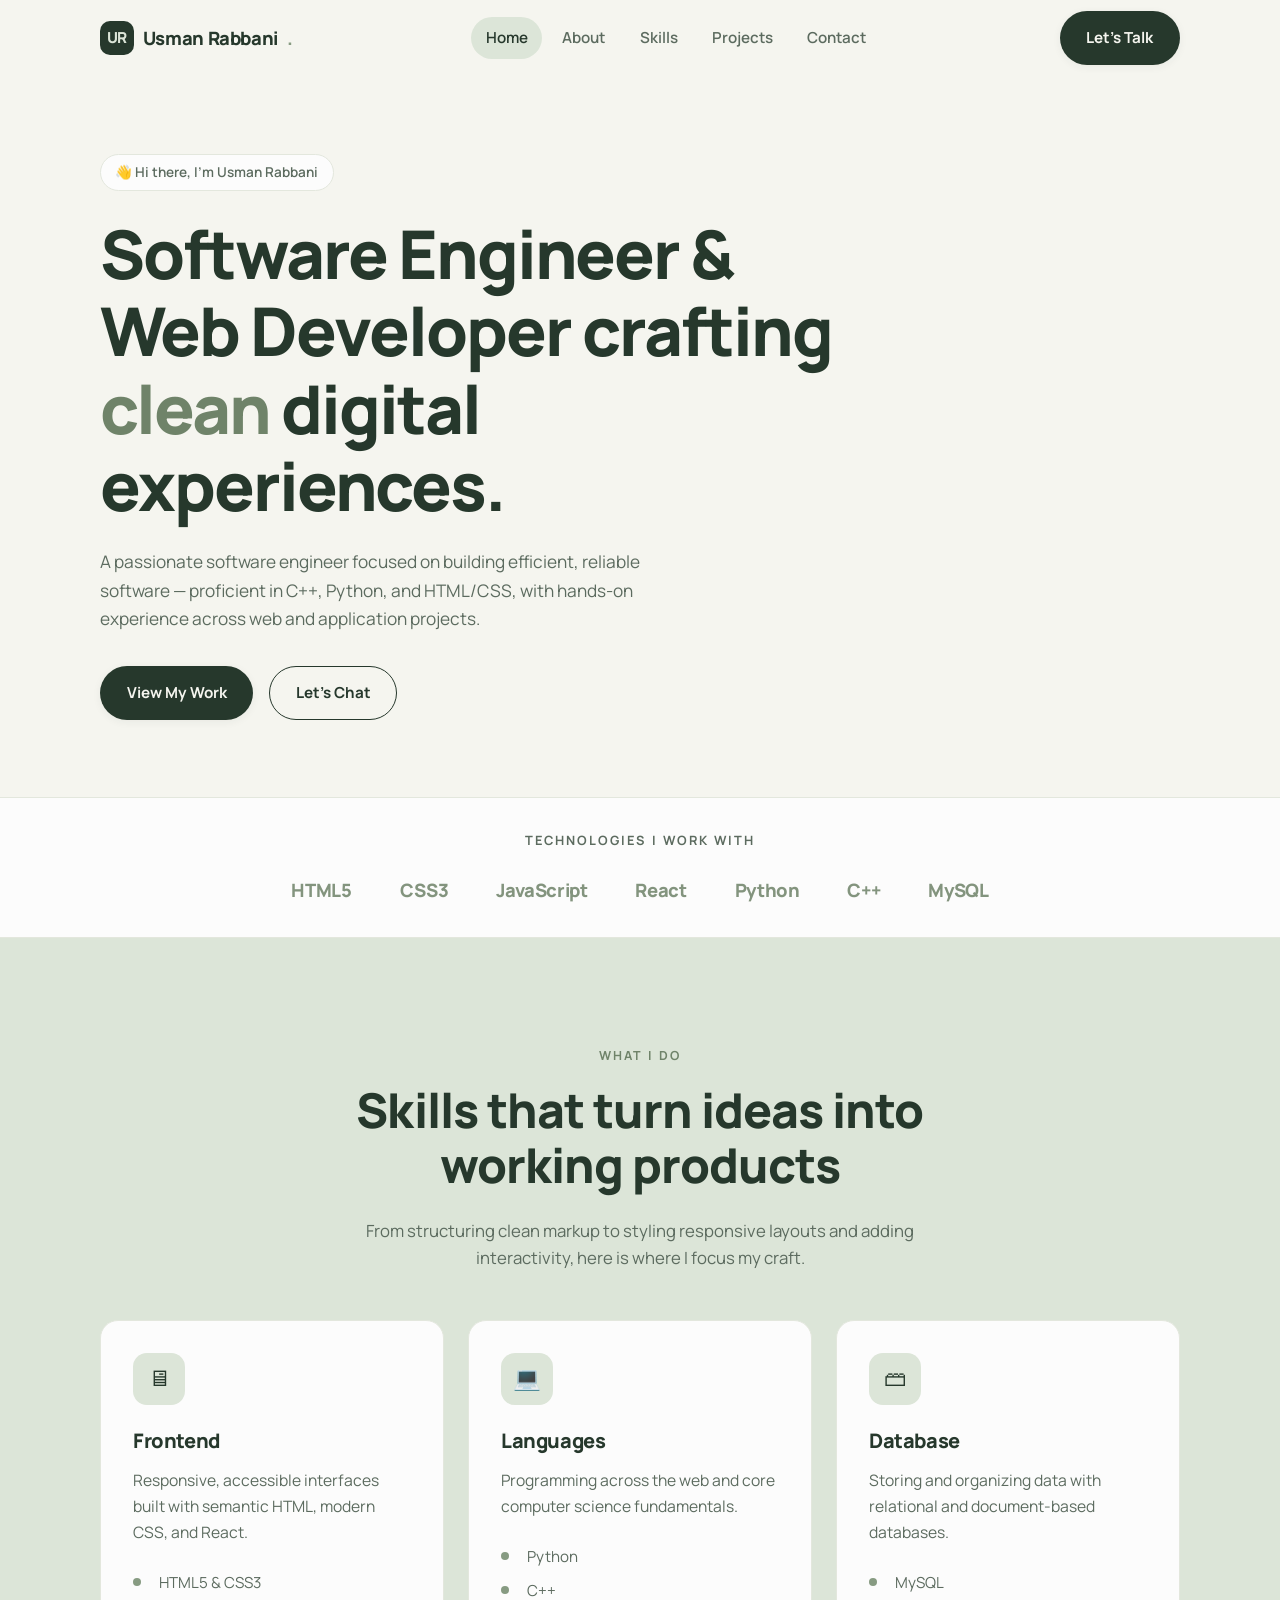
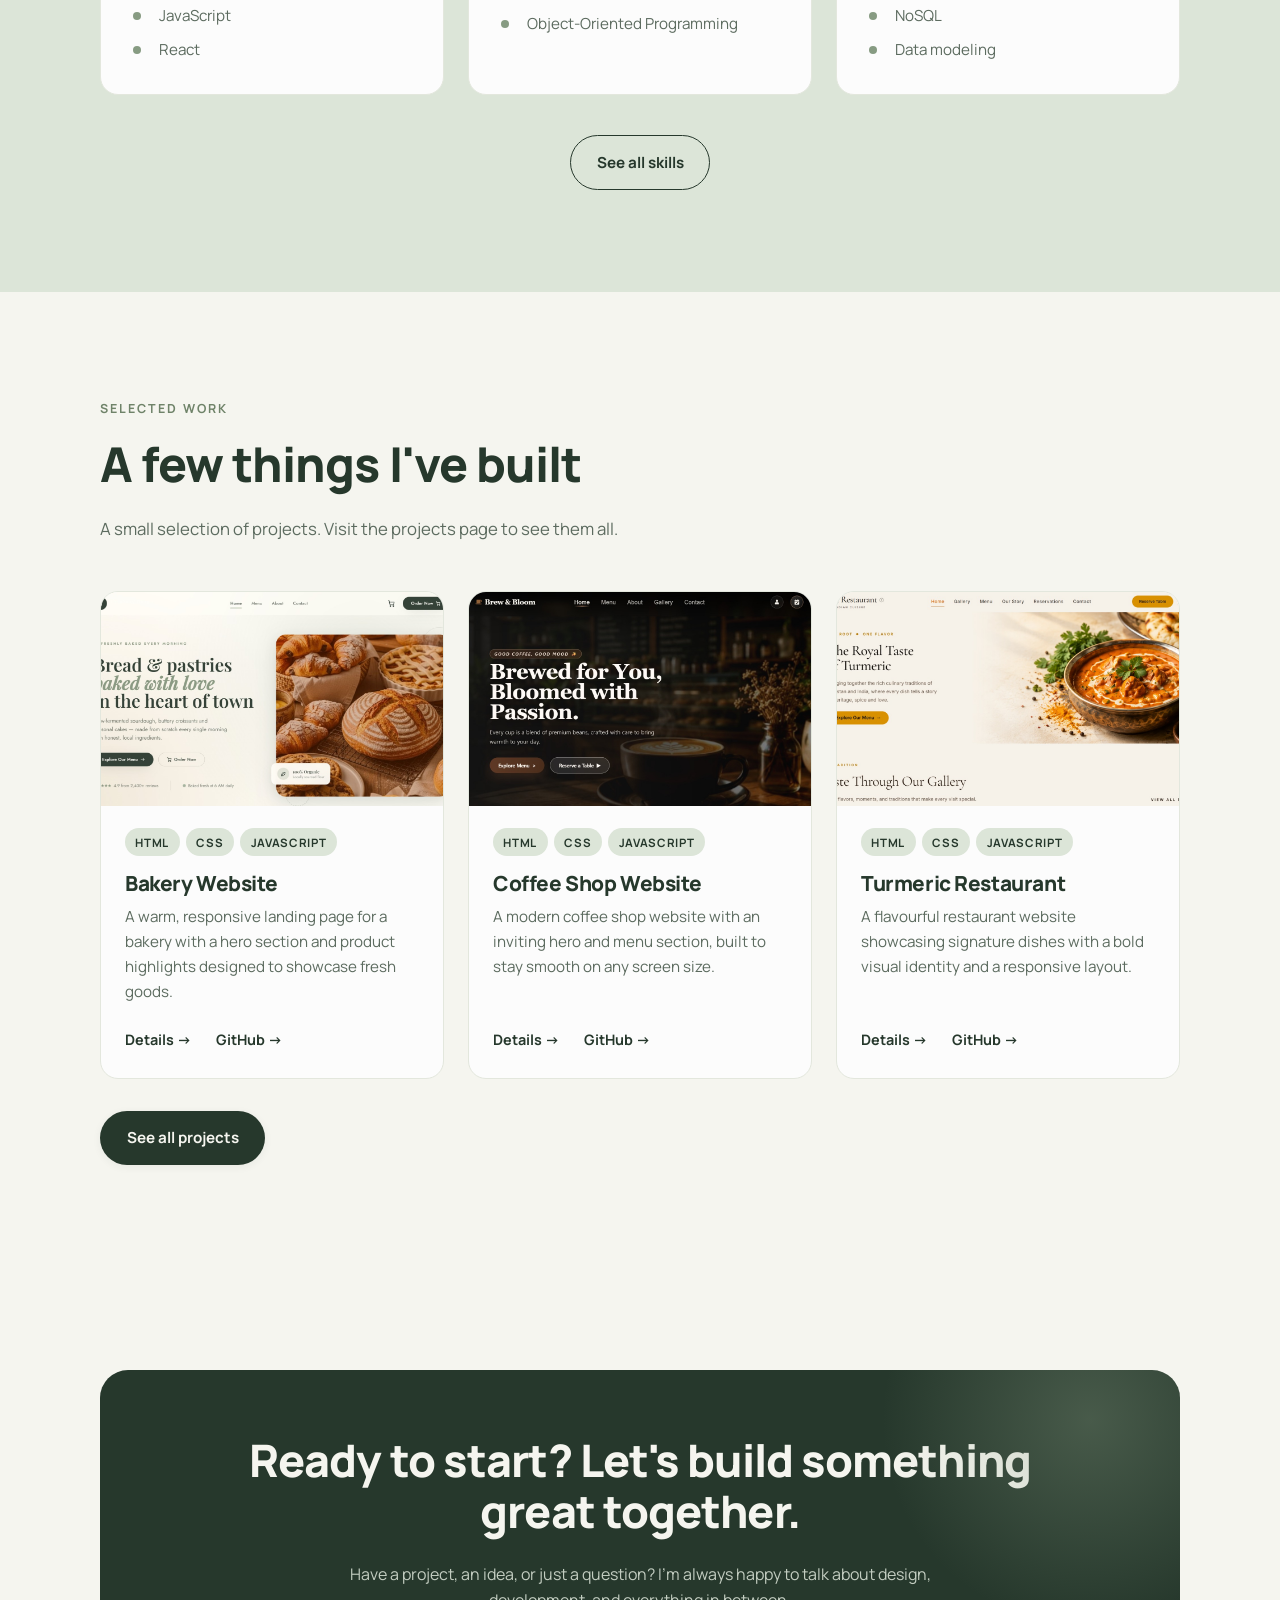
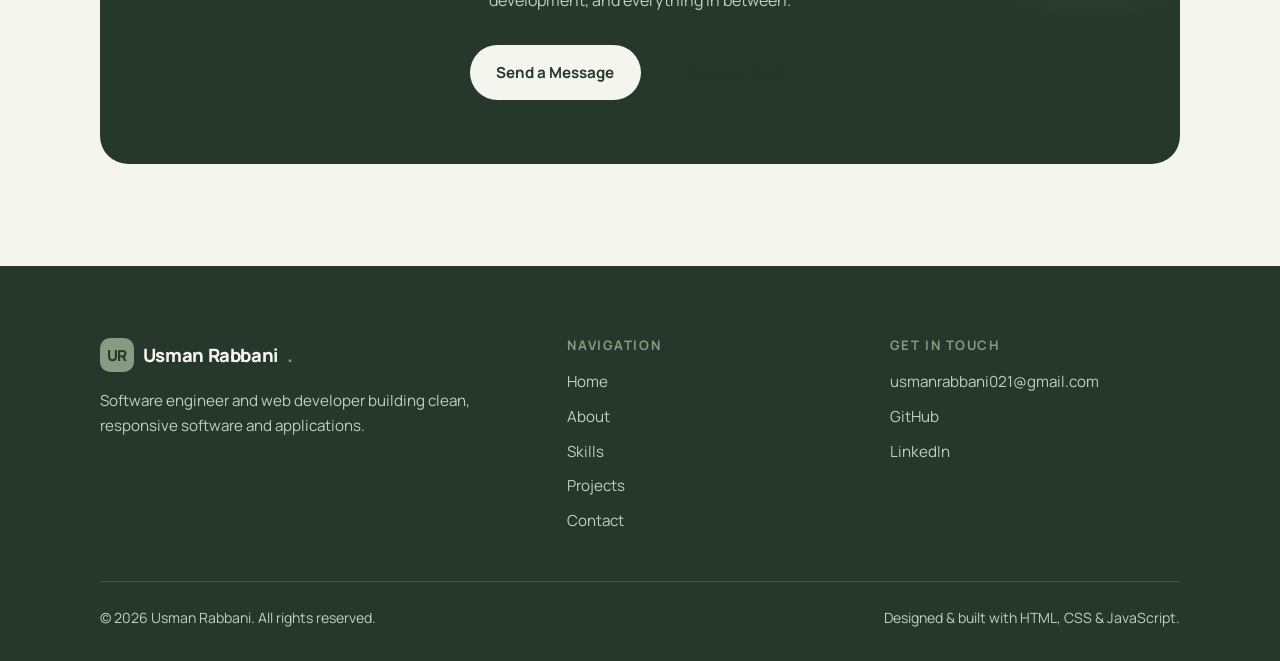
<file: index/index.html>
<!DOCTYPE html>
<html lang="en">
<head>
  <meta charset="UTF-8" />
  <meta name="viewport" content="width=device-width, initial-scale=1.0" />
  <meta name="description" content="Portfolio of Usman Rabbani - software engineer and web developer building clean, responsive websites and applications." />
  <title>Home | Usman Rabbani - Software Engineer &amp; Web Developer</title>
  <link rel="preconnect" href="https://fonts.googleapis.com" />
  <link rel="preconnect" href="https://fonts.gstatic.com" crossorigin />
  <link href="https://fonts.googleapis.com/css2?family=Manrope:wght@400;600;700;800&display=swap" rel="stylesheet" />
  <link rel="stylesheet" href="index.css" />
</head>
<body>

  <!-- ===================== HEADER ===================== -->
  <header class="site-header">
    <div class="container nav">
      <a href="../index/index.html" class="logo">
        <span class="logo__mark">UR</span>
        Usman Rabbani<span class="logo__dot">.</span>
      </a>

      <nav aria-label="Main navigation">
        <ul class="nav__list" id="nav-menu">
          <li><a class="nav__link" data-page href="../index/index.html">Home</a></li>
          <li><a class="nav__link" data-page href="../about/about.html">About</a></li>
          <li><a class="nav__link" data-page href="../skills/skills.html">Skills</a></li>
          <li><a class="nav__link" data-page href="../projects/projects.html">Projects</a></li>
          <li><a class="nav__link" data-page href="../contact/contact.html">Contact</a></li>
        </ul>
      </nav>

      <div class="nav__actions">
        <a href="../contact/contact.html" class="btn btn--primary">Let's Talk</a>
        <button class="nav__toggle" aria-label="Toggle navigation menu" aria-expanded="false" aria-controls="nav-menu">
          <span></span>
        </button>
      </div>
    </div>
  </header>

  <main>
    <!-- ===================== HERO ===================== -->
    <section class="hero">
      <div class="container hero__grid">
        <div class="hero__content">
          <span class="hero__eyebrow">👋 Hi there, I'm Usman Rabbani</span>
          <h1 class="hero__title">Software Engineer &amp; Web Developer crafting <em>clean</em> digital experiences.</h1>
          <p class="hero__text">
            A passionate software engineer focused on building efficient, reliable
            software — proficient in C++, Python, and HTML/CSS, with hands-on experience
            across web and application projects.
          </p>
          <div class="hero__actions">
            <a href="../projects/projects.html" class="btn btn--primary">View My Work</a>
            <a href="../contact/contact.html" class="btn btn--outline">Let's Chat</a>
          </div>
        </div>
      </div>
    </section>

    <!-- ===================== TECH STRIP ===================== -->
    <section class="strip">
      <div class="container">
        <p class="strip__label">Technologies I work with</p>
        <div class="strip__items">
          <span class="strip__item">HTML5</span>
          <span class="strip__item">CSS3</span>
          <span class="strip__item">JavaScript</span>
          <span class="strip__item">React</span>
          <span class="strip__item">Python</span>
          <span class="strip__item">C++</span>
          <span class="strip__item">MySQL</span>
        </div>
      </div>
    </section>

    <!-- ===================== SKILLS PREVIEW ===================== -->
    <section class="section section--tint">
      <div class="container">
        <div class="section-head section-head--center">
          <span class="eyebrow">What I do</span>
          <h2 class="section-title">Skills that turn ideas into working products</h2>
          <p class="section-sub">
            From structuring clean markup to styling responsive layouts and adding
            interactivity, here is where I focus my craft.
          </p>
        </div>

        <div class="grid grid--3">
          <article class="card reveal">
            <div class="card__icon">&#128421;</div>
            <h3 class="card__title">Frontend</h3>
            <p class="card__text">Responsive, accessible interfaces built with semantic HTML, modern CSS, and React.</p>
            <ul class="feature-list">
              <li>HTML5 &amp; CSS3</li>
              <li>JavaScript</li>
              <li>React</li>
            </ul>
          </article>

          <article class="card reveal">
            <div class="card__icon">&#128187;</div>
            <h3 class="card__title">Languages</h3>
            <p class="card__text">Programming across the web and core computer science fundamentals.</p>
            <ul class="feature-list">
              <li>Python</li>
              <li>C++</li>
              <li>Object-Oriented Programming</li>
            </ul>
          </article>

          <article class="card reveal">
            <div class="card__icon">&#128451;</div>
            <h3 class="card__title">Database</h3>
            <p class="card__text">Storing and organizing data with relational and document-based databases.</p>
            <ul class="feature-list">
              <li>MySQL</li>
              <li>NoSQL</li>
              <li>Data modeling</li>
            </ul>
          </article>
        </div>

        <div class="hero__actions" style="justify-content: center; margin-top: 2.5rem;">
          <a href="../skills/skills.html" class="btn btn--outline">See all skills</a>
        </div>
      </div>
    </section>

    <!-- ===================== FEATURED PROJECTS ===================== -->
    <section class="section">
      <div class="container">
        <div class="section-head">
          <span class="eyebrow">Selected work</span>
          <h2 class="section-title">A few things I've built</h2>
          <p class="section-sub">A small selection of projects. Visit the projects page to see them all.</p>
        </div>

        <div class="grid grid--3">
          <article class="project reveal" data-category="web">
            <div class="project__media">
              <img src="../images/bakery%20website.jpeg" alt="Bakery website landing page" width="800" height="500" />
            </div>
            <div class="project__body">
              <div class="tags">
                <span class="tag">HTML</span>
                <span class="tag">CSS</span>
                <span class="tag">JavaScript</span>
              </div>
              <h3 class="project__title">Bakery Website</h3>
              <p class="project__text">A warm, responsive landing page for a bakery with a hero section and product highlights designed to showcase fresh goods.</p>
              <div class="project__links">
                <a class="link-arrow" href="../projects/projects.html">Details &rarr;</a>
                <a class="link-arrow" href="https://github.com/Usman0369" target="_blank" rel="noopener">GitHub &rarr;</a>
              </div>
            </div>
          </article>

          <article class="project reveal" data-category="web">
            <div class="project__media">
              <img src="../images/coffee%20wedsite.jpeg" alt="Coffee shop website landing page" width="800" height="500" />
            </div>
            <div class="project__body">
              <div class="tags">
                <span class="tag">HTML</span>
                <span class="tag">CSS</span>
                <span class="tag">JavaScript</span>
              </div>
              <h3 class="project__title">Coffee Shop Website</h3>
              <p class="project__text">A modern coffee shop website with an inviting hero and menu section, built to stay smooth on any screen size.</p>
              <div class="project__links">
                <a class="link-arrow" href="../projects/projects.html">Details &rarr;</a>
                <a class="link-arrow" href="https://github.com/Usman0369" target="_blank" rel="noopener">GitHub &rarr;</a>
              </div>
            </div>
          </article>

          <article class="project reveal" data-category="web">
            <div class="project__media">
              <img src="../images/turmeric%20restaurant.jpeg" alt="Turmeric restaurant website landing page" width="800" height="500" />
            </div>
            <div class="project__body">
              <div class="tags">
                <span class="tag">HTML</span>
                <span class="tag">CSS</span>
                <span class="tag">JavaScript</span>
              </div>
              <h3 class="project__title">Turmeric Restaurant</h3>
              <p class="project__text">A flavourful restaurant website showcasing signature dishes with a bold visual identity and a responsive layout.</p>
              <div class="project__links">
                <a class="link-arrow" href="../projects/projects.html">Details &rarr;</a>
                <a class="link-arrow" href="https://github.com/Usman0369" target="_blank" rel="noopener">GitHub &rarr;</a>
              </div>
            </div>
          </article>
        </div>

        <div class="hero__actions">
          <a href="../projects/projects.html" class="btn btn--primary">See all projects</a>
        </div>
      </div>
    </section>

    <!-- ===================== CTA ===================== -->
    <section class="section">
      <div class="container">
        <div class="cta reveal">
          <h2 class="cta__title">Ready to start? Let's build something great together.</h2>
          <p class="cta__text">
            Have a project, an idea, or just a question? I'm always happy to talk about
            design, development, and everything in between.
          </p>
          <div class="cta__actions">
            <a href="../contact/contact.html" class="btn btn--light">Send a Message</a>
            <a href="../projects/projects.html" class="btn btn--outline">View My Work</a>
          </div>
        </div>
      </div>
    </section>
  </main>

  <!-- ===================== FOOTER ===================== -->
  <footer class="site-footer">
    <div class="container">
      <div class="footer-grid">
        <div class="footer-brand">
          <a href="../index/index.html" class="logo">
            <span class="logo__mark">UR</span>
            Usman Rabbani<span class="logo__dot">.</span>
          </a>
          <p>Software engineer and web developer building clean, responsive software and applications.</p>
        </div>

        <div>
          <h4 class="footer-title">Navigation</h4>
          <div class="footer-links">
            <a href="../index/index.html">Home</a>
            <a href="../about/about.html">About</a>
            <a href="../skills/skills.html">Skills</a>
            <a href="../projects/projects.html">Projects</a>
            <a href="../contact/contact.html">Contact</a>
          </div>
        </div>

        <div>
          <h4 class="footer-title">Get in touch</h4>
          <div class="footer-links">
            <a href="mailto:usmanrabbani021@gmail.com">usmanrabbani021@gmail.com</a>
            <a href="https://github.com/Usman0369" target="_blank" rel="noopener">GitHub</a>
            <a href="https://www.linkedin.com/in/usman-rabbani-215682343" target="_blank" rel="noopener">LinkedIn</a>
          </div>
        </div>
      </div>

      <div class="footer-bottom">
        <span>&copy; 2026 Usman Rabbani. All rights reserved.</span>
        <span>Designed &amp; built with HTML, CSS &amp; JavaScript.</span>
      </div>
    </div>
  </footer>

  <script src="../script.js"></script>
</body>
</html>
</file>
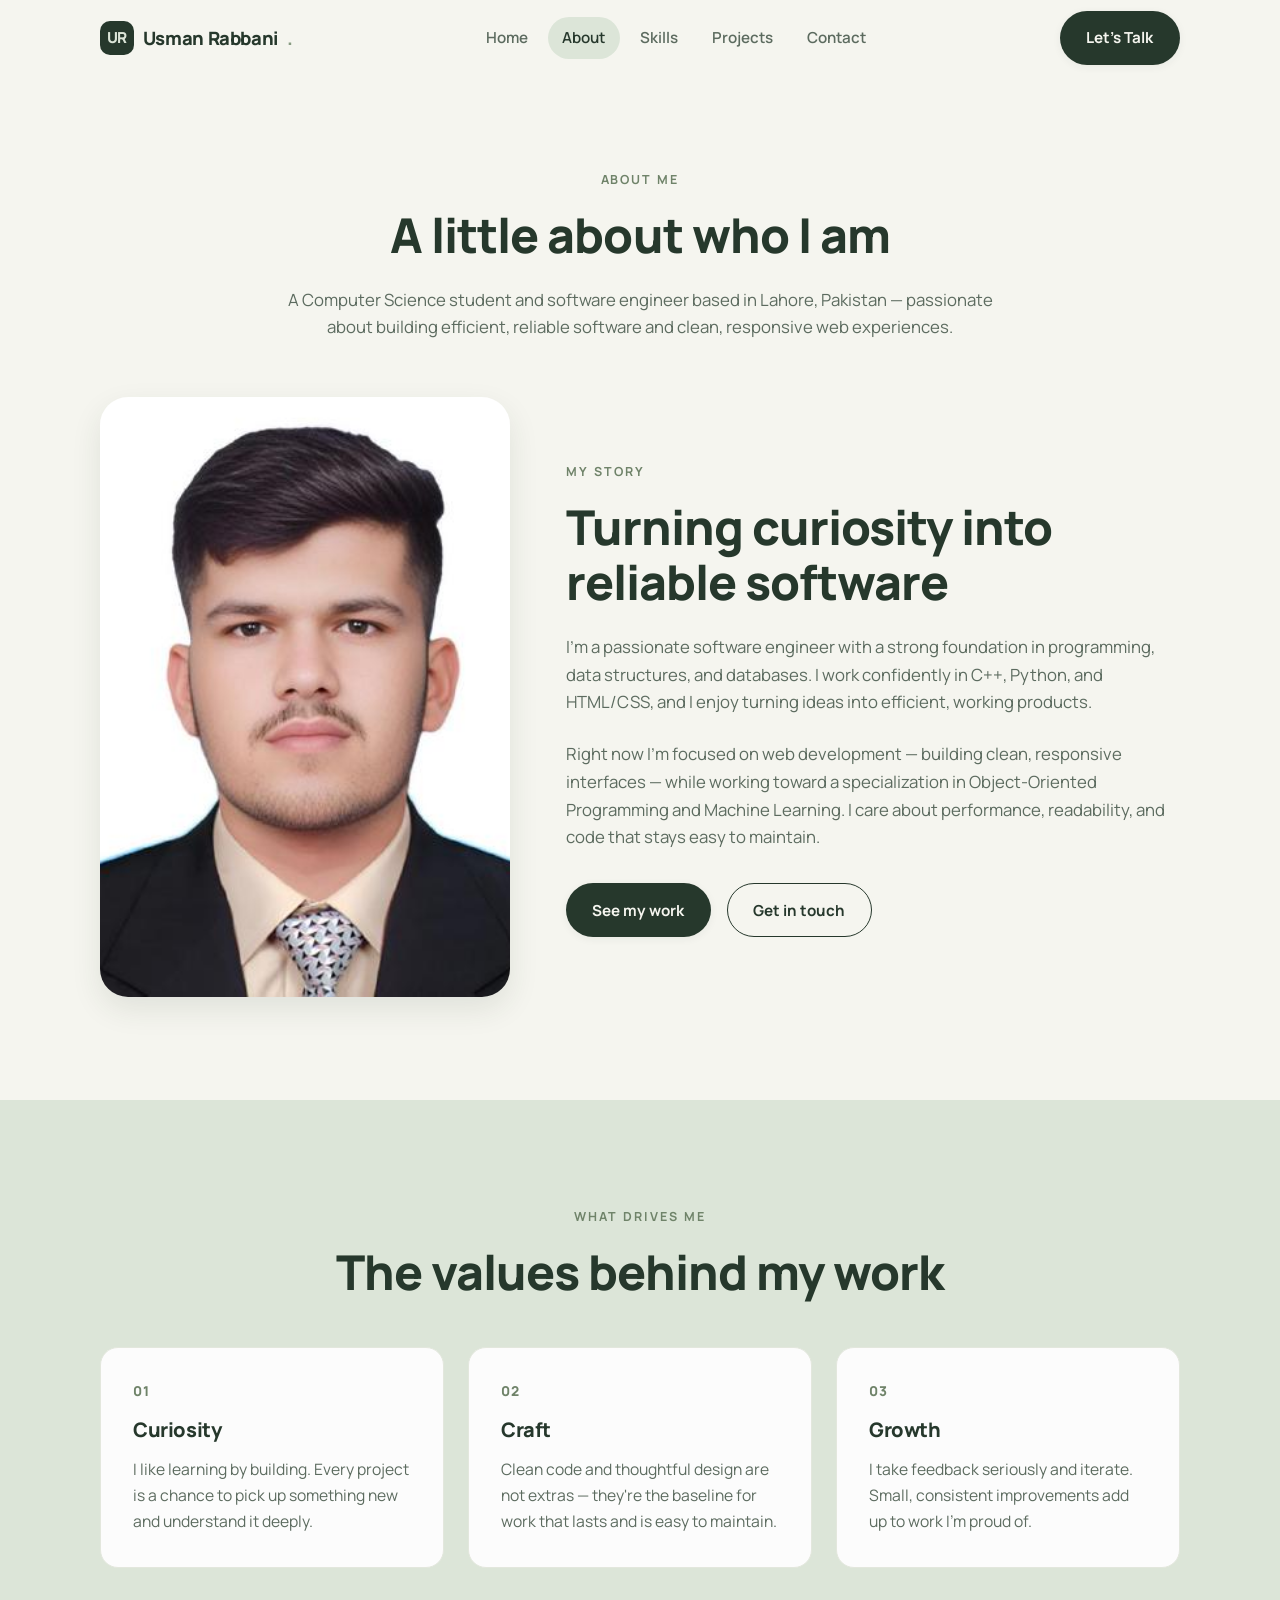
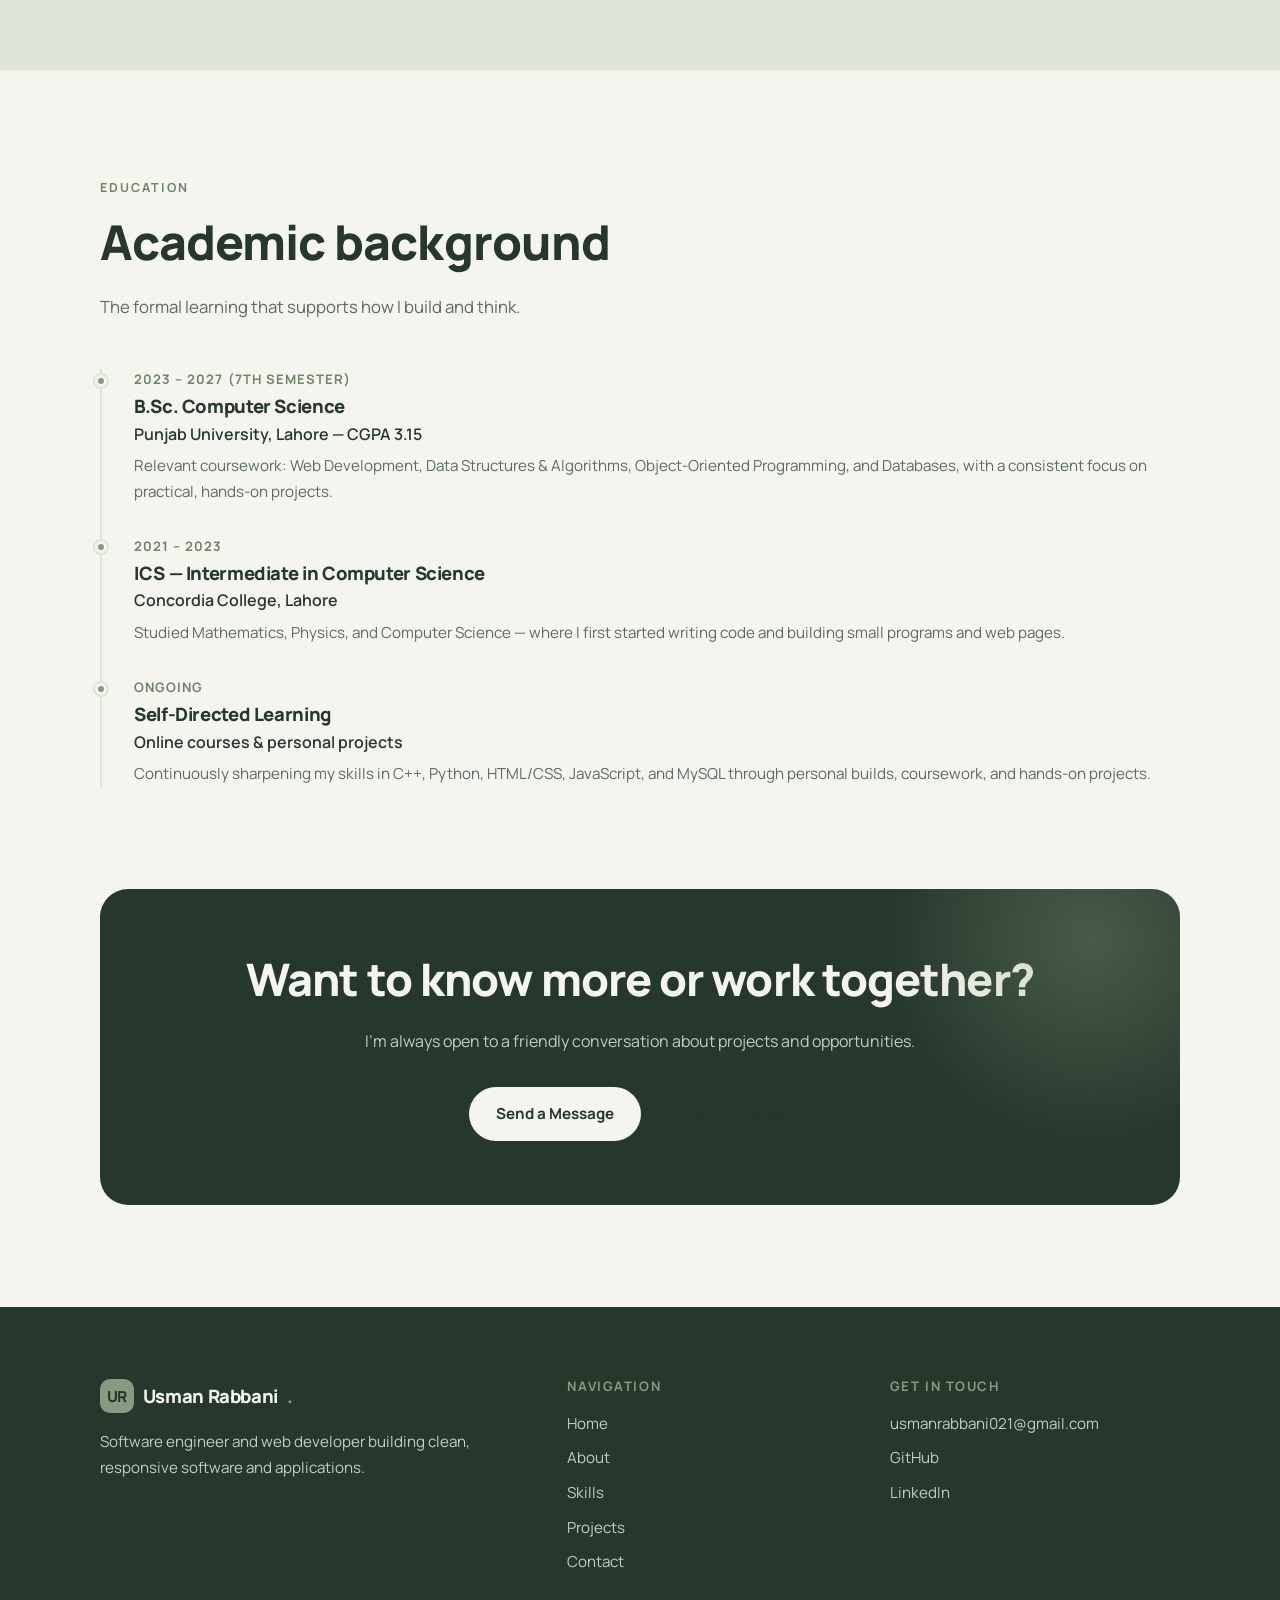
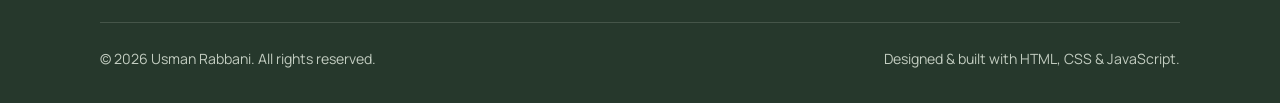
<file: about/about.html>
<!DOCTYPE html>
<html lang="en">
<head>
  <meta charset="UTF-8" />
  <meta name="viewport" content="width=device-width, initial-scale=1.0" />
  <meta name="description" content="Learn more about Usman Rabbani - software engineer and web developer based in Lahore, Pakistan." />
  <title>About | Usman Rabbani</title>
  <link rel="preconnect" href="https://fonts.googleapis.com" />
  <link rel="preconnect" href="https://fonts.gstatic.com" crossorigin />
  <link href="https://fonts.googleapis.com/css2?family=Manrope:wght@400;600;700;800&display=swap" rel="stylesheet" />
  <link rel="stylesheet" href="about.css" />
</head>
<body>

  <!-- ===================== HEADER ===================== -->
  <header class="site-header">
    <div class="container nav">
      <a href="../index/index.html" class="logo">
        <span class="logo__mark">UR</span>
        Usman Rabbani<span class="logo__dot">.</span>
      </a>
      <nav aria-label="Main navigation">
        <ul class="nav__list" id="nav-menu">
          <li><a class="nav__link" data-page href="../index/index.html">Home</a></li>
          <li><a class="nav__link" data-page href="../about/about.html">About</a></li>
          <li><a class="nav__link" data-page href="../skills/skills.html">Skills</a></li>
          <li><a class="nav__link" data-page href="../projects/projects.html">Projects</a></li>
          <li><a class="nav__link" data-page href="../contact/contact.html">Contact</a></li>
        </ul>
      </nav>
      <div class="nav__actions">
        <a href="../contact/contact.html" class="btn btn--primary">Let's Talk</a>
        <button class="nav__toggle" aria-label="Toggle navigation menu" aria-expanded="false" aria-controls="nav-menu">
          <span></span>
        </button>
      </div>
    </div>
  </header>

  <main>
    <!-- ===================== PAGE HERO ===================== -->
    <section class="page-hero">
      <div class="container">
        <span class="eyebrow">About me</span>
        <h1 class="section-title">A little about who I am</h1>
        <p class="section-sub">
          A Computer Science student and software engineer based in Lahore, Pakistan —
          passionate about building efficient, reliable software and clean, responsive web experiences.
        </p>
      </div>
    </section>

    <!-- ===================== INTRO ===================== -->
    <section class="section" style="padding-top: 1rem;">
      <div class="container about-intro">
        <img class="reveal" src="../images/profile.jpg" alt="Portrait of Usman Rabbani" width="600" height="600" />
        <div class="reveal">
          <span class="eyebrow">My story</span>
          <h2 class="section-title">Turning curiosity into reliable software</h2>
          <p class="section-sub">
            I'm a passionate software engineer with a strong foundation in programming,
            data structures, and databases. I work confidently in C++, Python, and
            HTML/CSS, and I enjoy turning ideas into efficient, working products.
          </p>
          <p class="section-sub">
            Right now I'm focused on web development — building clean, responsive
            interfaces — while working toward a specialization in Object-Oriented
            Programming and Machine Learning. I care about performance, readability,
            and code that stays easy to maintain.
          </p>
          <div class="hero__actions">
            <a href="../projects/projects.html" class="btn btn--primary">See my work</a>
            <a href="../contact/contact.html" class="btn btn--outline">Get in touch</a>
          </div>
        </div>
      </div>
    </section>

    <!-- ===================== VALUES ===================== -->
    <section class="section section--tint">
      <div class="container">
        <div class="section-head section-head--center">
          <span class="eyebrow">What drives me</span>
          <h2 class="section-title">The values behind my work</h2>
        </div>

        <div class="grid grid--3">
          <article class="card reveal">
            <p class="card__index">01</p>
            <h3 class="card__title">Curiosity</h3>
            <p class="card__text">
              I like learning by building. Every project is a chance to pick up something
              new and understand it deeply.
            </p>
          </article>

          <article class="card reveal">
            <p class="card__index">02</p>
            <h3 class="card__title">Craft</h3>
            <p class="card__text">
              Clean code and thoughtful design are not extras — they're the baseline for
              work that lasts and is easy to maintain.
            </p>
          </article>

          <article class="card reveal">
            <p class="card__index">03</p>
            <h3 class="card__title">Growth</h3>
            <p class="card__text">
              I take feedback seriously and iterate. Small, consistent improvements add up
              to work I'm proud of.
            </p>
          </article>
        </div>
      </div>
    </section>

    <!-- ===================== EDUCATION ===================== -->
    <section class="section">
      <div class="container">
        <div class="section-head">
          <span class="eyebrow">Education</span>
          <h2 class="section-title">Academic background</h2>
          <p class="section-sub">The formal learning that supports how I build and think.</p>
        </div>

        <div class="timeline">
          <article class="timeline__item reveal">
            <p class="timeline__period">2023 &ndash; 2027 (7th semester)</p>
            <h3 class="timeline__title">B.Sc. Computer Science</h3>
            <p class="timeline__org">Punjab University, Lahore — CGPA 3.15</p>
            <p class="timeline__text">
              Relevant coursework: Web Development, Data Structures &amp; Algorithms,
              Object-Oriented Programming, and Databases, with a consistent focus on
              practical, hands-on projects.
            </p>
          </article>

          <article class="timeline__item reveal">
            <p class="timeline__period">2021 &ndash; 2023</p>
            <h3 class="timeline__title">ICS — Intermediate in Computer Science</h3>
            <p class="timeline__org">Concordia College, Lahore</p>
            <p class="timeline__text">
              Studied Mathematics, Physics, and Computer Science — where I first started
              writing code and building small programs and web pages.
            </p>
          </article>

          <article class="timeline__item reveal">
            <p class="timeline__period">Ongoing</p>
            <h3 class="timeline__title">Self-Directed Learning</h3>
            <p class="timeline__org">Online courses &amp; personal projects</p>
            <p class="timeline__text">
              Continuously sharpening my skills in C++, Python, HTML/CSS, JavaScript,
              and MySQL through personal builds, coursework, and hands-on projects.
            </p>
          </article>
        </div>
      </div>
    </section>

    <!-- ===================== CTA ===================== -->
    <section class="section" style="padding-top: 0;">
      <div class="container">
        <div class="cta reveal">
          <h2 class="cta__title">Want to know more or work together?</h2>
          <p class="cta__text">I'm always open to a friendly conversation about projects and opportunities.</p>
          <div class="cta__actions">
            <a href="../contact/contact.html" class="btn btn--light">Send a Message</a>
            <a href="../skills/skills.html" class="btn btn--outline">View My Skills</a>
          </div>
        </div>
      </div>
    </section>
  </main>

  <!-- ===================== FOOTER ===================== -->
  <footer class="site-footer">
    <div class="container">
      <div class="footer-grid">
        <div class="footer-brand">
          <a href="../index/index.html" class="logo">
            <span class="logo__mark">UR</span>
            Usman Rabbani<span class="logo__dot">.</span>
          </a>
          <p>Software engineer and web developer building clean, responsive software and applications.</p>
        </div>
        <div>
          <h4 class="footer-title">Navigation</h4>
          <div class="footer-links">
            <a href="../index/index.html">Home</a>
            <a href="../about/about.html">About</a>
            <a href="../skills/skills.html">Skills</a>
            <a href="../projects/projects.html">Projects</a>
            <a href="../contact/contact.html">Contact</a>
          </div>
        </div>
        <div>
          <h4 class="footer-title">Get in touch</h4>
          <div class="footer-links">
            <a href="mailto:usmanrabbani021@gmail.com">usmanrabbani021@gmail.com</a>
            <a href="https://github.com/Usman0369" target="_blank" rel="noopener">GitHub</a>
            <a href="https://www.linkedin.com/in/usman-rabbani-215682343" target="_blank" rel="noopener">LinkedIn</a>
          </div>
        </div>
      </div>
      <div class="footer-bottom">
        <span>&copy; 2026 Usman Rabbani. All rights reserved.</span>
        <span>Designed &amp; built with HTML, CSS &amp; JavaScript.</span>
      </div>
    </div>
  </footer>

  <script src="../script.js"></script>
</body>
</html>
</file>
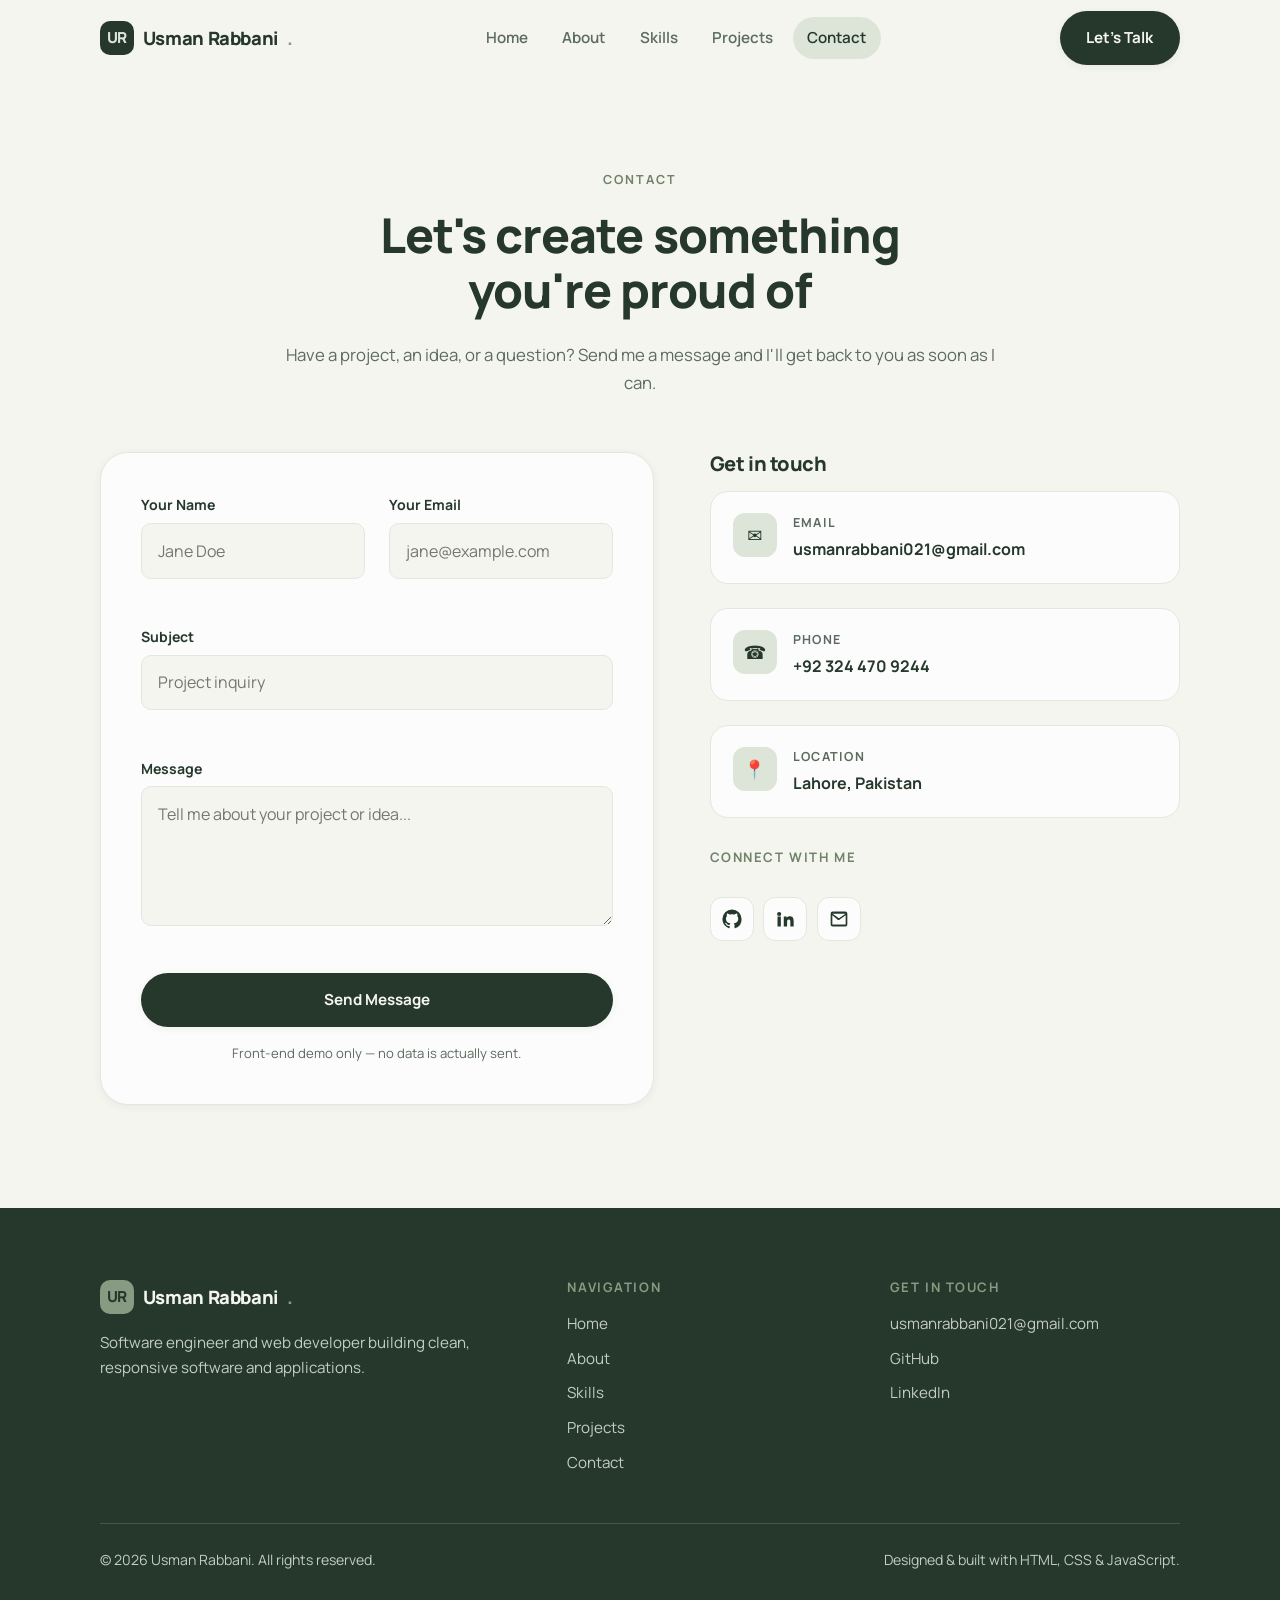
<file: contact/contact.html>
<!DOCTYPE html>
<html lang="en">
<head>
  <meta charset="UTF-8" />
  <meta name="viewport" content="width=device-width, initial-scale=1.0" />
  <meta name="description" content="Get in touch with Usman Rabbani - email, phone, and social links." />
  <title>Contact | Usman Rabbani</title>
  <link rel="preconnect" href="https://fonts.googleapis.com" />
  <link rel="preconnect" href="https://fonts.gstatic.com" crossorigin />
  <link href="https://fonts.googleapis.com/css2?family=Manrope:wght@400;600;700;800&display=swap" rel="stylesheet" />
  <link rel="stylesheet" href="contact.css" />
</head>
<body>

  <!-- ===================== HEADER ===================== -->
  <header class="site-header">
    <div class="container nav">
      <a href="../index/index.html" class="logo">
        <span class="logo__mark">UR</span>
        Usman Rabbani<span class="logo__dot">.</span>
      </a>
      <nav aria-label="Main navigation">
        <ul class="nav__list" id="nav-menu">
          <li><a class="nav__link" data-page href="../index/index.html">Home</a></li>
          <li><a class="nav__link" data-page href="../about/about.html">About</a></li>
          <li><a class="nav__link" data-page href="../skills/skills.html">Skills</a></li>
          <li><a class="nav__link" data-page href="../projects/projects.html">Projects</a></li>
          <li><a class="nav__link" data-page href="../contact/contact.html">Contact</a></li>
        </ul>
      </nav>
      <div class="nav__actions">
        <a href="../contact/contact.html" class="btn btn--primary">Let's Talk</a>
        <button class="nav__toggle" aria-label="Toggle navigation menu" aria-expanded="false" aria-controls="nav-menu">
          <span></span>
        </button>
      </div>
    </div>
  </header>

  <main>
    <!-- ===================== PAGE HERO ===================== -->
    <section class="page-hero">
      <div class="container">
        <span class="eyebrow">Contact</span>
        <h1 class="section-title">Let's create something you're proud of</h1>
        <p class="section-sub">
          Have a project, an idea, or a question? Send me a message and I'll get back to
          you as soon as I can.
        </p>
      </div>
    </section>

    <!-- ===================== FORM + INFO ===================== -->
    <section class="section" style="padding-top: 1rem;">
      <div class="container contact-grid">

        <!-- Contact form -->
        <form id="contact-form" class="form reveal" novalidate>
          <div class="form__row">
            <div class="field">
              <label for="name">Your Name</label>
              <input id="name" name="name" type="text" required placeholder="Jane Doe" />
              <span class="field__error"></span>
            </div>
            <div class="field">
              <label for="email">Your Email</label>
              <input id="email" name="email" type="email" required placeholder="jane@example.com" />
              <span class="field__error"></span>
            </div>
          </div>

          <div class="field">
            <label for="subject">Subject</label>
            <input id="subject" name="subject" type="text" required placeholder="Project inquiry" />
            <span class="field__error"></span>
          </div>

          <div class="field">
            <label for="message">Message</label>
            <textarea id="message" name="message" required placeholder="Tell me about your project or idea..."></textarea>
            <span class="field__error"></span>
          </div>

          <button type="submit" class="btn btn--primary btn--block">Send Message</button>
          <p class="form__note">Front-end demo only — no data is actually sent.</p>
          <div class="form__success" role="status" aria-live="polite"></div>
        </form>

        <!-- Contact info -->
        <aside class="reveal">
          <h2 class="card__title" style="margin-bottom: 1rem;">Get in touch</h2>

          <div class="info-card">
            <div class="info-card__icon">&#9993;</div>
            <div>
              <p class="info-card__label">Email</p>
              <p class="info-card__value"><a href="mailto:usmanrabbani021@gmail.com">usmanrabbani021@gmail.com</a></p>
            </div>
          </div>

          <div class="info-card">
            <div class="info-card__icon">&#9742;</div>
            <div>
              <p class="info-card__label">Phone</p>
              <p class="info-card__value"><a href="tel:+923244709244">+92 324 470 9244</a></p>
            </div>
          </div>

          <div class="info-card">
            <div class="info-card__icon">&#128205;</div>
            <div>
              <p class="info-card__label">Location</p>
              <p class="info-card__value">Lahore, Pakistan</p>
            </div>
          </div>

          <h3 class="footer-title" style="color: var(--sage-dark); margin-top: 2rem;">Connect with me</h3>
          <div class="socials">
            <a href="https://github.com/Usman0369" target="_blank" rel="noopener" aria-label="GitHub">
              <svg width="20" height="20" viewBox="0 0 24 24" fill="currentColor" aria-hidden="true"><path d="M12 .5A11.5 11.5 0 0 0 .5 12.02c0 5.09 3.29 9.4 7.86 10.93.58.11.79-.25.79-.56v-2c-3.2.7-3.88-1.37-3.88-1.37-.53-1.34-1.3-1.7-1.3-1.7-1.06-.72.08-.71.08-.71 1.17.08 1.78 1.2 1.78 1.2 1.04 1.79 2.74 1.27 3.41.97.11-.76.41-1.28.74-1.58-2.55-.29-5.24-1.28-5.24-5.68 0-1.26.45-2.28 1.19-3.08-.12-.29-.52-1.46.11-3.05 0 0 .97-.31 3.18 1.18a11 11 0 0 1 5.8 0c2.2-1.49 3.17-1.18 3.17-1.18.63 1.59.23 2.76.11 3.05.74.8 1.19 1.82 1.19 3.08 0 4.41-2.69 5.38-5.25 5.67.42.36.79 1.08.79 2.18v3.23c0 .31.21.68.8.56A11.5 11.5 0 0 0 23.5 12.02 11.5 11.5 0 0 0 12 .5Z"/></svg>
            </a>
            <a href="https://www.linkedin.com/in/usman-rabbani-215682343" target="_blank" rel="noopener" aria-label="LinkedIn">
              <svg width="20" height="20" viewBox="0 0 24 24" fill="currentColor" aria-hidden="true"><path d="M4.98 3.5A2.5 2.5 0 1 1 5 8.5a2.5 2.5 0 0 1-.02-5ZM3 9h4v12H3V9Zm7 0h3.8v1.64h.05c.53-1 1.83-2.06 3.77-2.06 4.03 0 4.78 2.65 4.78 6.1V21h-4v-5.4c0-1.29-.02-2.95-1.8-2.95-1.8 0-2.07 1.4-2.07 2.86V21h-4V9Z"/></svg>
            </a>
            <a href="mailto:usmanrabbani021@gmail.com" aria-label="Email">
              <svg width="20" height="20" viewBox="0 0 24 24" fill="currentColor" aria-hidden="true"><path d="M2 5.5A2.5 2.5 0 0 1 4.5 3h15A2.5 2.5 0 0 1 22 5.5v13a2.5 2.5 0 0 1-2.5 2.5h-15A2.5 2.5 0 0 1 2 18.5v-13Zm2.2.3 7.3 5.1c.3.2.7.2 1 0l7.3-5.1H4.4ZM4 7.5v11h16v-11l-7.1 5a2 2 0 0 1-2.8 0L4 7.5Z"/></svg>
            </a>
          </div>
        </aside>

      </div>
    </section>
  </main>

  <!-- ===================== FOOTER ===================== -->
  <footer class="site-footer">
    <div class="container">
      <div class="footer-grid">
        <div class="footer-brand">
          <a href="../index/index.html" class="logo">
            <span class="logo__mark">UR</span>
            Usman Rabbani<span class="logo__dot">.</span>
          </a>
          <p>Software engineer and web developer building clean, responsive software and applications.</p>
        </div>
        <div>
          <h4 class="footer-title">Navigation</h4>
          <div class="footer-links">
            <a href="../index/index.html">Home</a>
            <a href="../about/about.html">About</a>
            <a href="../skills/skills.html">Skills</a>
            <a href="../projects/projects.html">Projects</a>
            <a href="../contact/contact.html">Contact</a>
          </div>
        </div>
        <div>
          <h4 class="footer-title">Get in touch</h4>
          <div class="footer-links">
            <a href="mailto:usmanrabbani021@gmail.com">usmanrabbani021@gmail.com</a>
            <a href="https://github.com/Usman0369" target="_blank" rel="noopener">GitHub</a>
            <a href="https://www.linkedin.com/in/usman-rabbani-215682343" target="_blank" rel="noopener">LinkedIn</a>
          </div>
        </div>
      </div>
      <div class="footer-bottom">
        <span>&copy; 2026 Usman Rabbani. All rights reserved.</span>
        <span>Designed &amp; built with HTML, CSS &amp; JavaScript.</span>
      </div>
    </div>
  </footer>

  <script src="../script.js"></script>
</body>
</html>
</file>
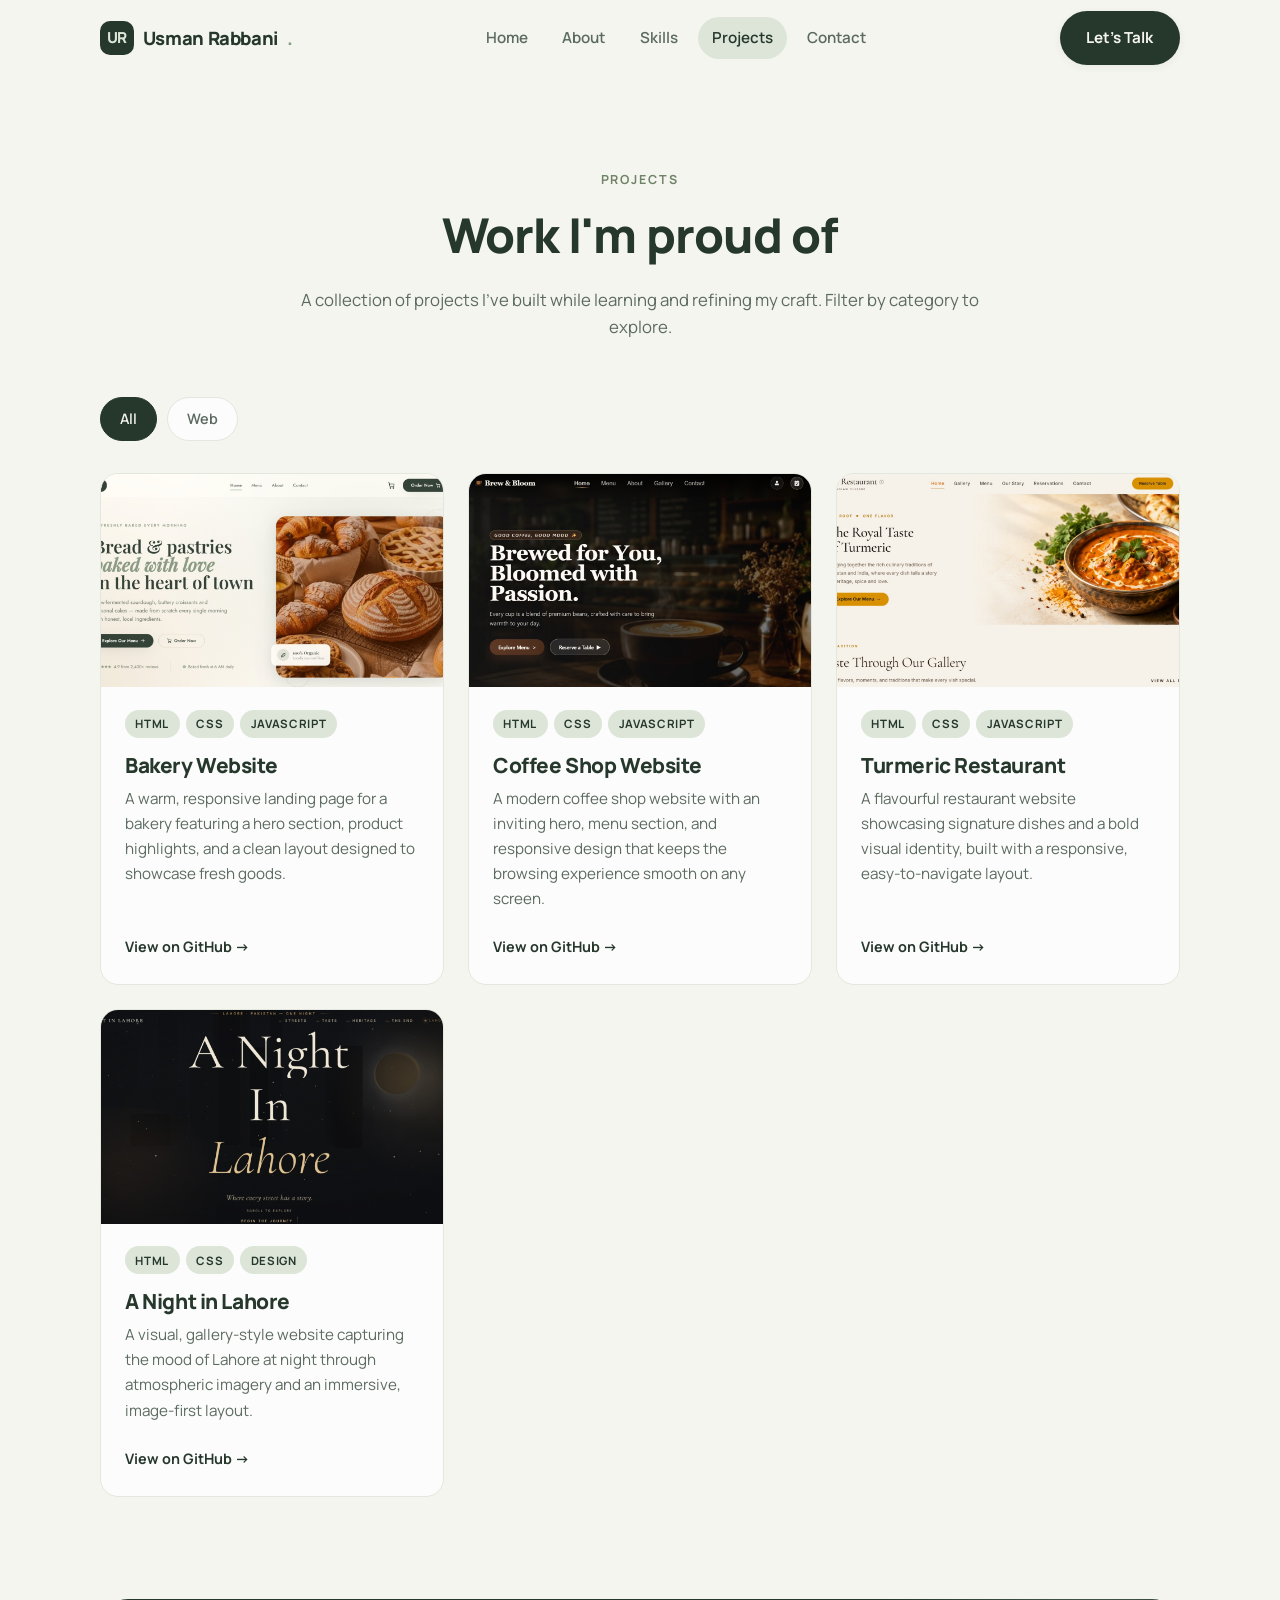
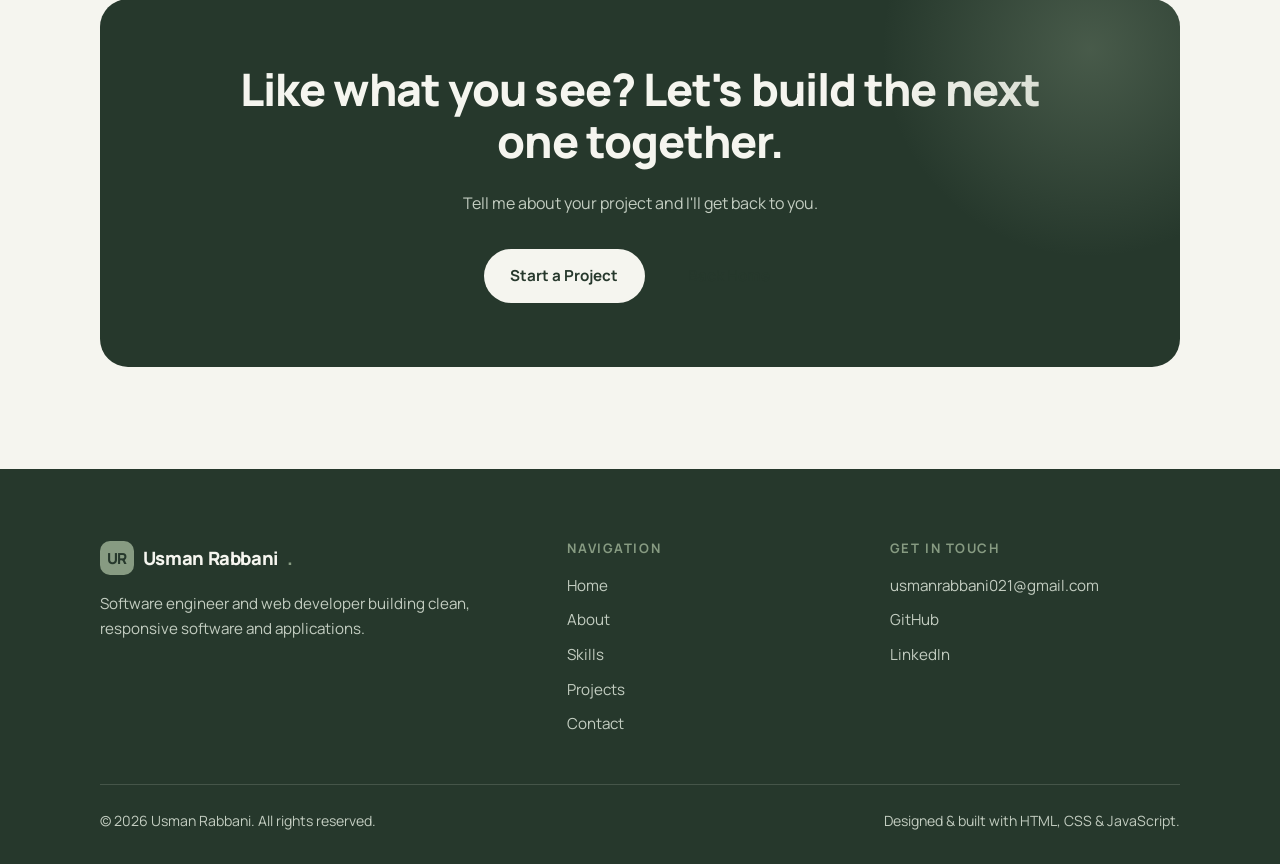
<file: projects/projects.html>
<!DOCTYPE html>
<html lang="en">
<head>
  <meta charset="UTF-8" />
  <meta name="viewport" content="width=device-width, initial-scale=1.0" />
  <meta name="description" content="Projects by Usman Rabbani - web development, database design, and C++ applications." />
  <title>Projects | Usman Rabbani</title>
  <link rel="preconnect" href="https://fonts.googleapis.com" />
  <link rel="preconnect" href="https://fonts.gstatic.com" crossorigin />
  <link href="https://fonts.googleapis.com/css2?family=Manrope:wght@400;600;700;800&display=swap" rel="stylesheet" />
  <link rel="stylesheet" href="projects.css" />
</head>
<body>

  <!-- ===================== HEADER ===================== -->
  <header class="site-header">
    <div class="container nav">
      <a href="../index/index.html" class="logo">
        <span class="logo__mark">UR</span>
        Usman Rabbani<span class="logo__dot">.</span>
      </a>
      <nav aria-label="Main navigation">
        <ul class="nav__list" id="nav-menu">
          <li><a class="nav__link" data-page href="../index/index.html">Home</a></li>
          <li><a class="nav__link" data-page href="../about/about.html">About</a></li>
          <li><a class="nav__link" data-page href="../skills/skills.html">Skills</a></li>
          <li><a class="nav__link" data-page href="../projects/projects.html">Projects</a></li>
          <li><a class="nav__link" data-page href="../contact/contact.html">Contact</a></li>
        </ul>
      </nav>
      <div class="nav__actions">
        <a href="../contact/contact.html" class="btn btn--primary">Let's Talk</a>
        <button class="nav__toggle" aria-label="Toggle navigation menu" aria-expanded="false" aria-controls="nav-menu">
          <span></span>
        </button>
      </div>
    </div>
  </header>

  <main>
    <!-- ===================== PAGE HERO ===================== -->
    <section class="page-hero">
      <div class="container">
        <span class="eyebrow">Projects</span>
        <h1 class="section-title">Work I'm proud of</h1>
        <p class="section-sub">
          A collection of projects I've built while learning and refining my craft.
          Filter by category to explore.
        </p>
      </div>
    </section>

    <!-- ===================== PROJECTS ===================== -->
    <section class="section" style="padding-top: 1rem;">
      <div class="container">

        <!-- Filter buttons -->
        <div class="filters" role="group" aria-label="Filter projects by category">
          <button class="filter-btn is-active" data-filter="all">All</button>
          <button class="filter-btn" data-filter="web">Web</button>
        </div>

        <div class="grid grid--3">
          <!-- Project 1 -->
          <article class="project reveal" data-category="web">
            <div class="project__media">
              <img src="../images/bakery%20website.jpeg" alt="Bakery website landing page" width="800" height="500" />
            </div>
            <div class="project__body">
              <div class="tags">
                <span class="tag">HTML</span>
                <span class="tag">CSS</span>
                <span class="tag">JavaScript</span>
              </div>
              <h3 class="project__title">Bakery Website</h3>
              <p class="project__text">
                A warm, responsive landing page for a bakery featuring a hero section,
                product highlights, and a clean layout designed to showcase fresh goods.
              </p>
              <div class="project__links">
                <a class="link-arrow" href="https://github.com/Usman0369" target="_blank" rel="noopener" aria-label="View Bakery Website on GitHub">View on GitHub &rarr;</a>
              </div>
            </div>
          </article>

          <!-- Project 2 -->
          <article class="project reveal" data-category="web">
            <div class="project__media">
              <img src="../images/coffee%20wedsite.jpeg" alt="Coffee shop website landing page" width="800" height="500" />
            </div>
            <div class="project__body">
              <div class="tags">
                <span class="tag">HTML</span>
                <span class="tag">CSS</span>
                <span class="tag">JavaScript</span>
              </div>
              <h3 class="project__title">Coffee Shop Website</h3>
              <p class="project__text">
                A modern coffee shop website with an inviting hero, menu section, and
                responsive design that keeps the browsing experience smooth on any screen.
              </p>
              <div class="project__links">
                <a class="link-arrow" href="https://github.com/Usman0369" target="_blank" rel="noopener" aria-label="View Coffee Shop Website on GitHub">View on GitHub &rarr;</a>
              </div>
            </div>
          </article>

          <!-- Project 3 -->
          <article class="project reveal" data-category="web">
            <div class="project__media">
              <img src="../images/turmeric%20restaurant.jpeg" alt="Turmeric restaurant website landing page" width="800" height="500" />
            </div>
            <div class="project__body">
              <div class="tags">
                <span class="tag">HTML</span>
                <span class="tag">CSS</span>
                <span class="tag">JavaScript</span>
              </div>
              <h3 class="project__title">Turmeric Restaurant</h3>
              <p class="project__text">
                A flavourful restaurant website showcasing signature dishes and a bold
                visual identity, built with a responsive, easy-to-navigate layout.
              </p>
              <div class="project__links">
                <a class="link-arrow" href="https://github.com/Usman0369" target="_blank" rel="noopener" aria-label="View Turmeric Restaurant on GitHub">View on GitHub &rarr;</a>
              </div>
            </div>
          </article>

          <!-- Project 4 -->
          <article class="project reveal" data-category="web">
            <div class="project__media">
              <img src="../images/A%20night%20in%20lahore.jpeg" alt="A Night in Lahore photo gallery website" width="800" height="500" />
            </div>
            <div class="project__body">
              <div class="tags">
                <span class="tag">HTML</span>
                <span class="tag">CSS</span>
                <span class="tag">Design</span>
              </div>
              <h3 class="project__title">A Night in Lahore</h3>
              <p class="project__text">
                A visual, gallery-style website capturing the mood of Lahore at night
                through atmospheric imagery and an immersive, image-first layout.
              </p>
              <div class="project__links">
                <a class="link-arrow" href="https://github.com/Usman0369" target="_blank" rel="noopener" aria-label="View A Night in Lahore on GitHub">View on GitHub &rarr;</a>
              </div>
            </div>
          </article>
        </div>
      </div>
    </section>

    <!-- ===================== CTA ===================== -->
    <section class="section" style="padding-top: 0;">
      <div class="container">
        <div class="cta reveal">
          <h2 class="cta__title">Like what you see? Let's build the next one together.</h2>
          <p class="cta__text">Tell me about your project and I'll get back to you.</p>
          <div class="cta__actions">
            <a href="../contact/contact.html" class="btn btn--light">Start a Project</a>
            <a href="../index/index.html" class="btn btn--outline">Back Home</a>
          </div>
        </div>
      </div>
    </section>
  </main>

  <!-- ===================== FOOTER ===================== -->
  <footer class="site-footer">
    <div class="container">
      <div class="footer-grid">
        <div class="footer-brand">
          <a href="../index/index.html" class="logo">
            <span class="logo__mark">UR</span>
            Usman Rabbani<span class="logo__dot">.</span>
          </a>
          <p>Software engineer and web developer building clean, responsive software and applications.</p>
        </div>
        <div>
          <h4 class="footer-title">Navigation</h4>
          <div class="footer-links">
            <a href="../index/index.html">Home</a>
            <a href="../about/about.html">About</a>
            <a href="../skills/skills.html">Skills</a>
            <a href="../projects/projects.html">Projects</a>
            <a href="../contact/contact.html">Contact</a>
          </div>
        </div>
        <div>
          <h4 class="footer-title">Get in touch</h4>
          <div class="footer-links">
            <a href="mailto:usmanrabbani021@gmail.com">usmanrabbani021@gmail.com</a>
            <a href="https://github.com/Usman0369" target="_blank" rel="noopener">GitHub</a>
            <a href="https://www.linkedin.com/in/usman-rabbani-215682343" target="_blank" rel="noopener">LinkedIn</a>
          </div>
        </div>
      </div>
      <div class="footer-bottom">
        <span>&copy; 2026 Usman Rabbani. All rights reserved.</span>
        <span>Designed &amp; built with HTML, CSS &amp; JavaScript.</span>
      </div>
    </div>
  </footer>

  <script src="../script.js"></script>
</body>
</html>
</file>
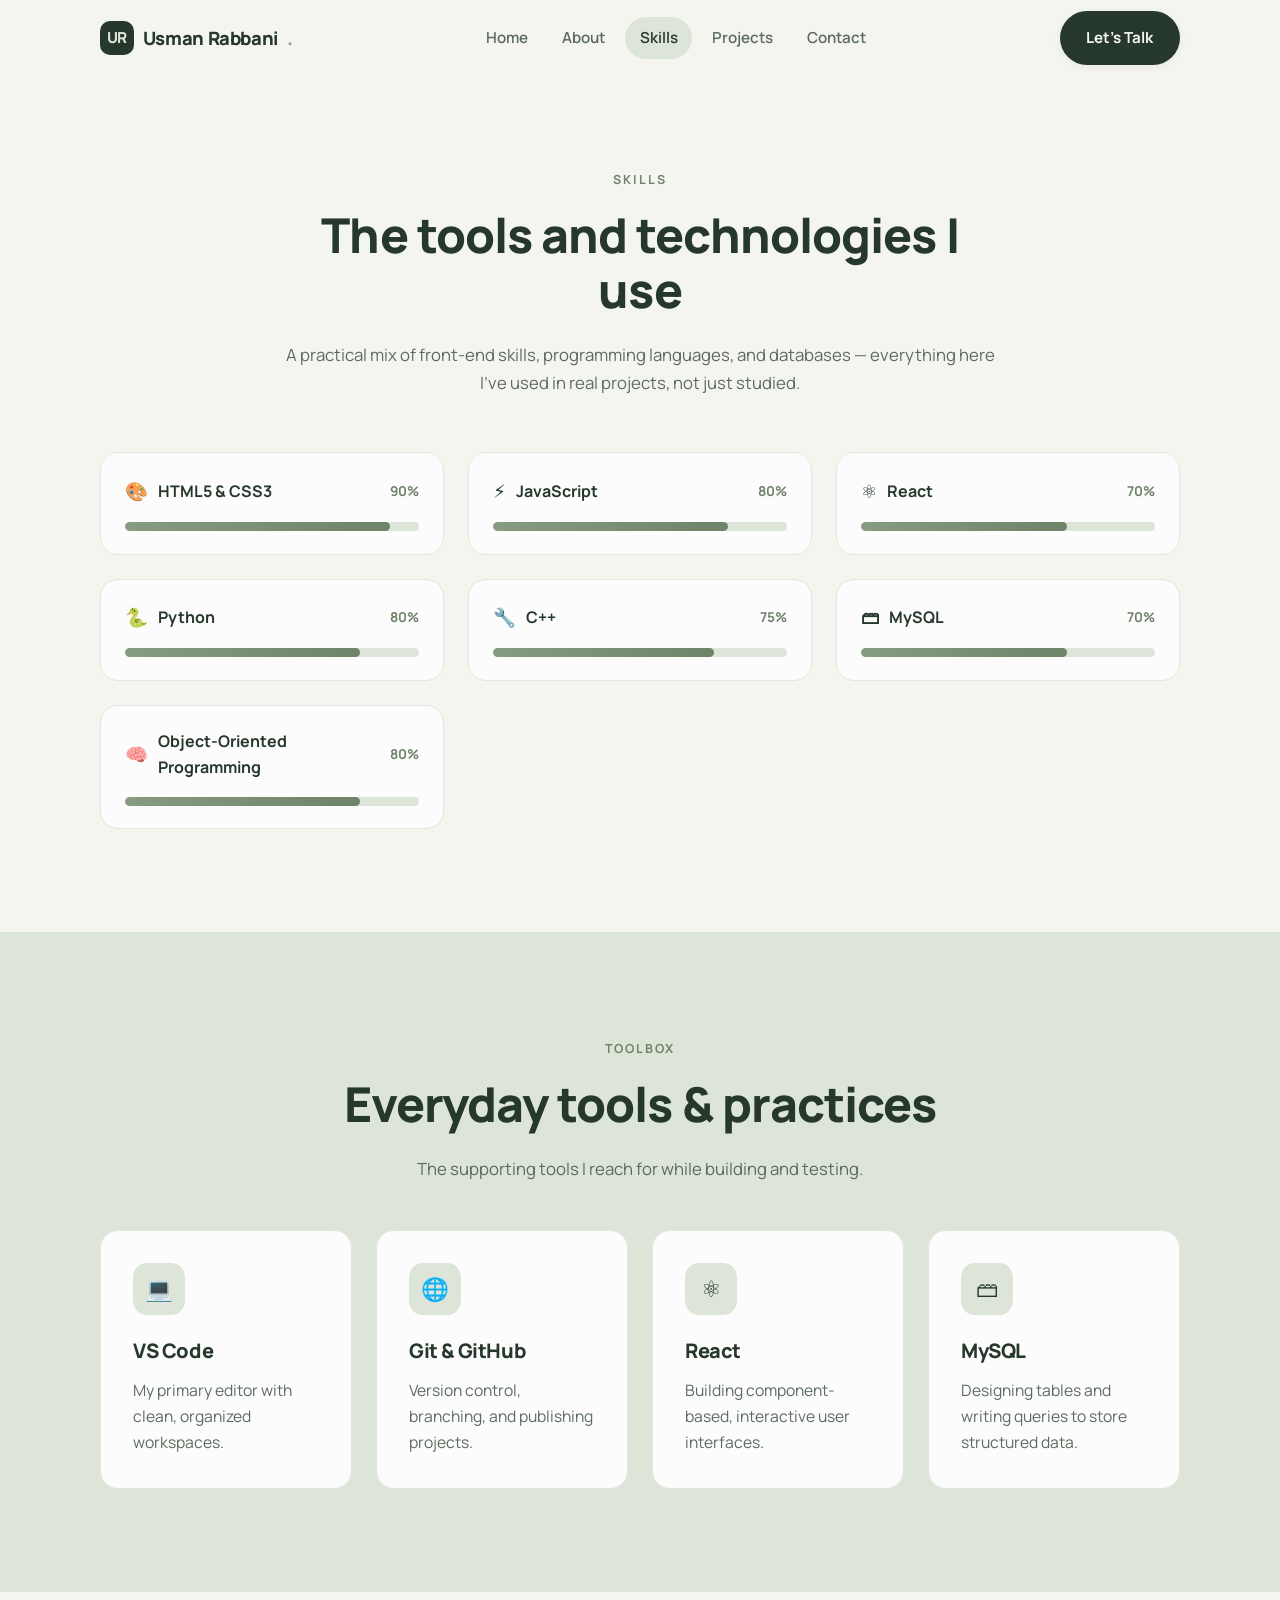
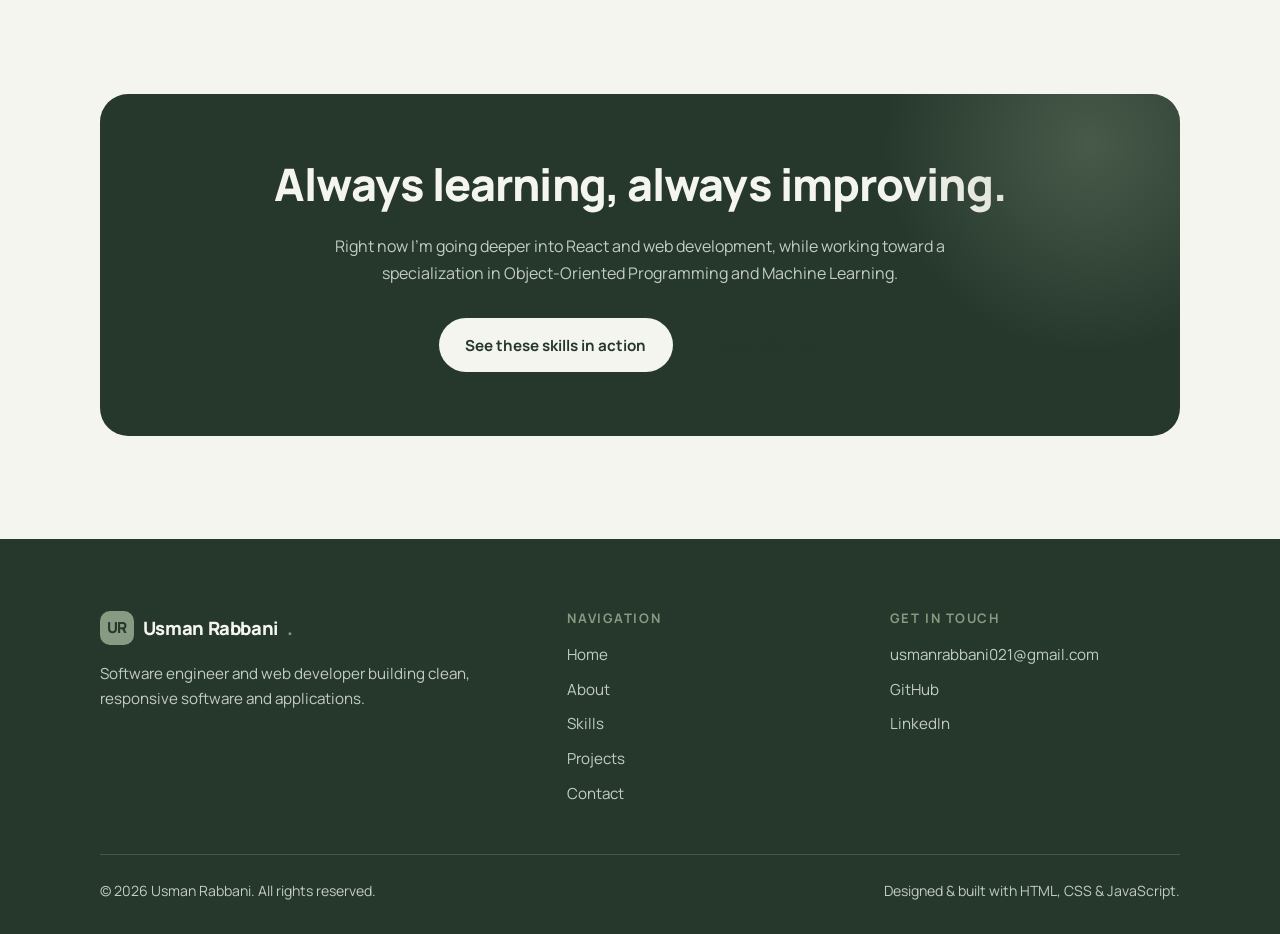
<file: skills/skills.html>
<!DOCTYPE html>
<html lang="en">
<head>
  <meta charset="UTF-8" />
  <meta name="viewport" content="width=device-width, initial-scale=1.0" />
  <meta name="description" content="Technical skills of Usman Rabbani - HTML/CSS, JavaScript, React, Python, C++, MySQL, and Object-Oriented Programming." />
  <title>Skills | Usman Rabbani</title>
  <link rel="preconnect" href="https://fonts.googleapis.com" />
  <link rel="preconnect" href="https://fonts.gstatic.com" crossorigin />
  <link href="https://fonts.googleapis.com/css2?family=Manrope:wght@400;600;700;800&display=swap" rel="stylesheet" />
  <link rel="stylesheet" href="skills.css" />
</head>
<body>

  <!-- ===================== HEADER ===================== -->
  <header class="site-header">
    <div class="container nav">
      <a href="../index/index.html" class="logo">
        <span class="logo__mark">UR</span>
        Usman Rabbani<span class="logo__dot">.</span>
      </a>
      <nav aria-label="Main navigation">
        <ul class="nav__list" id="nav-menu">
          <li><a class="nav__link" data-page href="../index/index.html">Home</a></li>
          <li><a class="nav__link" data-page href="../about/about.html">About</a></li>
          <li><a class="nav__link" data-page href="../skills/skills.html">Skills</a></li>
          <li><a class="nav__link" data-page href="../projects/projects.html">Projects</a></li>
          <li><a class="nav__link" data-page href="../contact/contact.html">Contact</a></li>
        </ul>
      </nav>
      <div class="nav__actions">
        <a href="../contact/contact.html" class="btn btn--primary">Let's Talk</a>
        <button class="nav__toggle" aria-label="Toggle navigation menu" aria-expanded="false" aria-controls="nav-menu">
          <span></span>
        </button>
      </div>
    </div>
  </header>

  <main>
    <!-- ===================== PAGE HERO ===================== -->
    <section class="page-hero">
      <div class="container">
        <span class="eyebrow">Skills</span>
        <h1 class="section-title">The tools and technologies I use</h1>
        <p class="section-sub">
          A practical mix of front-end skills, programming languages, and databases —
          everything here I've used in real projects, not just studied.
        </p>
      </div>
    </section>

    <!-- ===================== SKILL BARS ===================== -->
    <section class="section" style="padding-top: 1rem;">
      <div class="container">
        <div class="grid grid--3">
          <article class="skill reveal" style="--level: 90%;">
            <div class="skill__top">
              <span class="skill__name"><i>&#127912;</i> HTML5 &amp; CSS3</span>
              <span class="skill__value">90%</span>
            </div>
            <div class="skill__track"><div class="skill__bar"></div></div>
          </article>

          <article class="skill reveal" style="--level: 80%;">
            <div class="skill__top">
              <span class="skill__name"><i>&#9889;</i> JavaScript</span>
              <span class="skill__value">80%</span>
            </div>
            <div class="skill__track"><div class="skill__bar"></div></div>
          </article>

          <article class="skill reveal" style="--level: 70%;">
            <div class="skill__top">
              <span class="skill__name"><i>&#9883;</i> React</span>
              <span class="skill__value">70%</span>
            </div>
            <div class="skill__track"><div class="skill__bar"></div></div>
          </article>

          <article class="skill reveal" style="--level: 80%;">
            <div class="skill__top">
              <span class="skill__name"><i>&#128013;</i> Python</span>
              <span class="skill__value">80%</span>
            </div>
            <div class="skill__track"><div class="skill__bar"></div></div>
          </article>

          <article class="skill reveal" style="--level: 75%;">
            <div class="skill__top">
              <span class="skill__name"><i>&#128295;</i> C++</span>
              <span class="skill__value">75%</span>
            </div>
            <div class="skill__track"><div class="skill__bar"></div></div>
          </article>

          <article class="skill reveal" style="--level: 70%;">
            <div class="skill__top">
              <span class="skill__name"><i>&#128451;</i> MySQL</span>
              <span class="skill__value">70%</span>
            </div>
            <div class="skill__track"><div class="skill__bar"></div></div>
          </article>

          <article class="skill reveal" style="--level: 80%;">
            <div class="skill__top">
              <span class="skill__name"><i>&#129504;</i> Object-Oriented Programming</span>
              <span class="skill__value">80%</span>
            </div>
            <div class="skill__track"><div class="skill__bar"></div></div>
          </article>
        </div>
      </div>
    </section>

    <!-- ===================== TOOLBOX ===================== -->
    <section class="section section--tint">
      <div class="container">
        <div class="section-head section-head--center">
          <span class="eyebrow">Toolbox</span>
          <h2 class="section-title">Everyday tools &amp; practices</h2>
          <p class="section-sub">The supporting tools I reach for while building and testing.</p>
        </div>

        <div class="grid grid--4">
          <article class="card reveal">
            <div class="card__icon">&#128187;</div>
            <h3 class="card__title">VS Code</h3>
            <p class="card__text">My primary editor with clean, organized workspaces.</p>
          </article>
          <article class="card reveal">
            <div class="card__icon">&#127760;</div>
            <h3 class="card__title">Git &amp; GitHub</h3>
            <p class="card__text">Version control, branching, and publishing projects.</p>
          </article>
          <article class="card reveal">
            <div class="card__icon">&#9883;</div>
            <h3 class="card__title">React</h3>
            <p class="card__text">Building component-based, interactive user interfaces.</p>
          </article>
          <article class="card reveal">
            <div class="card__icon">&#128451;</div>
            <h3 class="card__title">MySQL</h3>
            <p class="card__text">Designing tables and writing queries to store structured data.</p>
          </article>
        </div>
      </div>
    </section>

    <!-- ===================== LEARNING ===================== -->
    <section class="section">
      <div class="container">
        <div class="cta reveal">
          <h2 class="cta__title">Always learning, always improving.</h2>
          <p class="cta__text">
            Right now I'm going deeper into React and web development, while working
            toward a specialization in Object-Oriented Programming and Machine Learning.
          </p>
          <div class="cta__actions">
            <a href="../projects/projects.html" class="btn btn--light">See these skills in action</a>
            <a href="../contact/contact.html" class="btn btn--outline">Work with me</a>
          </div>
        </div>
      </div>
    </section>
  </main>

  <!-- ===================== FOOTER ===================== -->
  <footer class="site-footer">
    <div class="container">
      <div class="footer-grid">
        <div class="footer-brand">
          <a href="../index/index.html" class="logo">
            <span class="logo__mark">UR</span>
            Usman Rabbani<span class="logo__dot">.</span>
          </a>
          <p>Software engineer and web developer building clean, responsive software and applications.</p>
        </div>
        <div>
          <h4 class="footer-title">Navigation</h4>
          <div class="footer-links">
            <a href="../index/index.html">Home</a>
            <a href="../about/about.html">About</a>
            <a href="../skills/skills.html">Skills</a>
            <a href="../projects/projects.html">Projects</a>
            <a href="../contact/contact.html">Contact</a>
          </div>
        </div>
        <div>
          <h4 class="footer-title">Get in touch</h4>
          <div class="footer-links">
            <a href="mailto:usmanrabbani021@gmail.com">usmanrabbani021@gmail.com</a>
            <a href="https://github.com/Usman0369" target="_blank" rel="noopener">GitHub</a>
            <a href="https://www.linkedin.com/in/usman-rabbani-215682343" target="_blank" rel="noopener">LinkedIn</a>
          </div>
        </div>
      </div>
      <div class="footer-bottom">
        <span>&copy; 2026 Usman Rabbani. All rights reserved.</span>
        <span>Designed &amp; built with HTML, CSS &amp; JavaScript.</span>
      </div>
    </div>
  </footer>

  <script src="../script.js"></script>
</body>
</html>
</file>
<file: index/index.css>
:root {
  --forest: #26382c;
  --forest-soft: #2f4436;
  --sage: #879b82;
  --sage-dark: #6f8369;
  --sage-tint: #dce5d8;
  --cream: #f5f5ef;
  --surface: #fcfcfc;
  --line: #e3e7dd;
  --text: #26382c;
  --text-muted: #5c6b5f;
  --text-on-dark: #f5f5ef;
  --text-on-dark-muted: #c3cdc1;
  --font: "Manrope", "Segoe UI", system-ui, -apple-system, Arial, sans-serif;
  --space-1: 0.5rem;
  --space-2: 1rem;
  --space-3: 1.5rem;
  --space-4: 2rem;
  --space-5: 3rem;
  --space-6: 4.5rem;
  --space-7: 7rem;
  --radius-sm: 10px;
  --radius: 18px;
  --radius-lg: 28px;
  --radius-pill: 999px;
  --shadow-sm: 0 2px 8px rgba(38, 56, 44, 0.06);
  --shadow: 0 12px 30px rgba(38, 56, 44, 0.1);
  --shadow-lg: 0 24px 60px rgba(38, 56, 44, 0.14);
  --container: 1160px;
  --header-h: 76px;
  --transition: 0.25s ease;
}
*, *::before, *::after {
  box-sizing: border-box;
}
html {
  scroll-behavior: smooth;
  scroll-padding-top: calc(var(--header-h) + 12px);
  -webkit-text-size-adjust: 100%;
}
body {
  margin: 0;
  font-family: var(--font);
  font-size: 1rem;
  line-height: 1.65;
  color: var(--text);
  background-color: var(--cream);
  overflow-x: hidden;
}
img {
  max-width: 100%;
  display: block;
}
a {
  color: inherit;
  text-decoration: none;
}
ul {
  margin: 0;
  padding: 0;
  list-style: none;
}
button, input, textarea, select {
  font: inherit;
  color: inherit;
}
h1, h2, h3, h4 {
  margin: 0;
  line-height: 1.15;
  font-weight: 800;
  letter-spacing: -0.02em;
}
p {
  margin: 0;
}
:focus-visible {
  outline: 3px solid var(--sage);
  outline-offset: 3px;
  border-radius: 4px;
}
.container {
  width: 100%;
  max-width: var(--container);
  margin-inline: auto;
  padding-inline: clamp(1.1rem, 4vw, 2.5rem);
}
.section {
  padding-block: clamp(3.5rem, 8vw, var(--space-7));
}
.section--tint {
  background-color: var(--sage-tint);
}
.section-head {
  max-width: 640px;
  margin-bottom: var(--space-5);
}
.section-head--center {
  margin-inline: auto;
  text-align: center;
}
.eyebrow {
  display: inline-block;
  font-size: 0.78rem;
  font-weight: 700;
  letter-spacing: 0.16em;
  text-transform: uppercase;
  color: var(--sage-dark);
  margin-bottom: var(--space-2);
}
.section-title {
  font-size: clamp(1.9rem, 4.5vw, 3rem);
}
.section-sub {
  margin-top: var(--space-3);
  color: var(--text-muted);
  font-size: 1.05rem;
}
.btn {
  display: inline-flex;
  align-items: center;
  justify-content: center;
  gap: 0.5rem;
  padding: 0.85rem 1.6rem;
  border-radius: var(--radius-pill);
  border: 1.5px solid transparent;
  font-weight: 700;
  font-size: 0.95rem;
  cursor: pointer;
  transition: transform var(--transition), background-color var(--transition),
    color var(--transition), border-color var(--transition),
    box-shadow var(--transition);
  white-space: nowrap;
}
.btn:hover {
  transform: translateY(-2px);
}
.btn--primary {
  background-color: var(--forest);
  color: var(--text-on-dark);
  box-shadow: var(--shadow-sm);
}
.btn--primary:hover {
  background-color: var(--sage-dark);
  box-shadow: var(--shadow);
}
.btn--outline {
  background-color: transparent;
  border-color: var(--forest);
  color: var(--forest);
}
.btn--outline:hover {
  background-color: var(--forest);
  color: var(--text-on-dark);
}
.btn--light {
  background-color: var(--cream);
  color: var(--forest);
}
.btn--light:hover {
  background-color: var(--surface);
}
.site-header {
  position: sticky;
  top: 0;
  z-index: 100;
  background-color: rgba(245, 245, 239, 0.85);
  backdrop-filter: blur(12px);
  -webkit-backdrop-filter: blur(12px);
  border-bottom: 1px solid transparent;
  transition: border-color var(--transition), box-shadow var(--transition);
}
.site-header.is-scrolled {
  border-bottom-color: var(--line);
  box-shadow: var(--shadow-sm);
}
.nav {
  height: var(--header-h);
  display: flex;
  align-items: center;
  justify-content: space-between;
  gap: var(--space-3);
}
.logo {
  display: inline-flex;
  align-items: center;
  gap: 0.55rem;
  font-weight: 800;
  font-size: 1.15rem;
  letter-spacing: -0.02em;
  color: var(--forest);
}
.logo__mark {
  display: grid;
  place-items: center;
  width: 34px;
  height: 34px;
  border-radius: 10px;
  background-color: var(--forest);
  color: var(--sage-tint);
  font-size: 0.95rem;
  font-weight: 800;
}
.logo__dot {
  color: var(--sage);
}
.nav__list {
  display: flex;
  align-items: center;
  gap: 0.35rem;
}
.nav__link {
  position: relative;
  display: block;
  padding: 0.5rem 0.9rem;
  border-radius: var(--radius-pill);
  font-size: 0.95rem;
  font-weight: 600;
  color: var(--text-muted);
  transition: color var(--transition), background-color var(--transition);
}
.nav__link:hover {
  color: var(--forest);
  background-color: var(--sage-tint);
}
.nav__link.is-active {
  color: var(--forest);
  background-color: var(--sage-tint);
}
.nav__actions {
  display: flex;
  align-items: center;
  gap: var(--space-2);
}
.nav__toggle {
  display: none;
  width: 44px;
  height: 44px;
  border: 1px solid var(--line);
  border-radius: 12px;
  background-color: var(--surface);
  cursor: pointer;
  padding: 0;
  place-items: center;
}
.nav__toggle span {
  position: relative;
  display: block;
  width: 20px;
  height: 2px;
  background-color: var(--forest);
  border-radius: 2px;
  transition: background-color 0.2s ease;
}
.nav__toggle span::before, .nav__toggle span::after {
  content: "";
  position: absolute;
  left: 0;
  width: 20px;
  height: 2px;
  background-color: var(--forest);
  border-radius: 2px;
  transition: transform var(--transition), top var(--transition);
}
.nav__toggle span::before {
  top: -6px;
}
.nav__toggle span::after {
  top: 6px;
}
.nav__toggle.is-open span {
  background-color: transparent;
}
.nav__toggle.is-open span::before {
  top: 0;
  transform: rotate(45deg);
}
.nav__toggle.is-open span::after {
  top: 0;
  transform: rotate(-45deg);
}
.hero__actions {
  display: flex;
  flex-wrap: wrap;
  gap: var(--space-2);
  margin-top: var(--space-4);
}
.grid {
  display: grid;
  gap: var(--space-3);
}
.grid--3 {
  grid-template-columns: repeat(3, 1fr);
}
.card {
  background-color: var(--surface);
  border: 1px solid var(--line);
  border-radius: var(--radius);
  padding: clamp(1.4rem, 3vw, 2rem);
  transition: transform var(--transition), box-shadow var(--transition),
    border-color var(--transition);
}
.card:hover {
  transform: translateY(-4px);
  box-shadow: var(--shadow);
  border-color: var(--sage-tint);
}
.card__icon {
  display: grid;
  place-items: center;
  width: 52px;
  height: 52px;
  border-radius: 14px;
  background-color: var(--sage-tint);
  color: var(--forest);
  font-size: 1.4rem;
  margin-bottom: var(--space-3);
}
.card__title {
  font-size: 1.25rem;
  margin-bottom: var(--space-2);
}
.card__text {
  color: var(--text-muted);
  font-size: 0.98rem;
}
.feature-list {
  margin-top: var(--space-3);
  display: grid;
  gap: 0.55rem;
}
.feature-list li {
  position: relative;
  padding-left: 1.6rem;
  font-size: 0.95rem;
  color: var(--text-muted);
}
.feature-list li::before {
  content: "";
  position: absolute;
  left: 0;
  top: 0.55em;
  width: 8px;
  height: 8px;
  border-radius: 50%;
  background-color: var(--sage);
}
.site-footer {
  background-color: var(--forest);
  color: var(--text-on-dark);
  padding-block: var(--space-6) var(--space-4);
}
.footer-grid {
  display: grid;
  grid-template-columns: 1.5fr 1fr 1fr;
  gap: var(--space-4);
}
.footer-brand p {
  margin-top: var(--space-2);
  max-width: 26rem;
  color: var(--text-on-dark-muted);
  font-size: 0.95rem;
}
.site-footer .logo {
  color: var(--text-on-dark);
}
.site-footer .logo__mark {
  background-color: var(--sage);
  color: var(--forest);
}
.footer-title {
  font-size: 0.82rem;
  font-weight: 700;
  letter-spacing: 0.12em;
  text-transform: uppercase;
  color: var(--sage);
  margin-bottom: var(--space-2);
}
.footer-links {
  display: grid;
  gap: 0.6rem;
}
.footer-links a {
  color: var(--text-on-dark-muted);
  font-size: 0.95rem;
  transition: color var(--transition);
}
.footer-links a:hover {
  color: var(--cream);
}
.footer-bottom {
  margin-top: var(--space-5);
  padding-top: var(--space-3);
  border-top: 1px solid rgba(245, 245, 239, 0.15);
  display: flex;
  flex-wrap: wrap;
  gap: var(--space-2);
  justify-content: space-between;
  align-items: center;
  font-size: 0.88rem;
  color: var(--text-on-dark-muted);
}
.reveal {
  opacity: 0;
  transform: translateY(24px);
  transition: opacity 0.6s ease, transform 0.6s ease;
}
.reveal.is-visible {
  opacity: 1;
  transform: none;
}
.hero {
  padding-block: clamp(2.5rem, 6vw, 5rem);
}
.hero__grid {
  display: grid;
  grid-template-columns: minmax(0, 1fr);
  gap: clamp(2rem, 5vw, 4rem);
  align-items: center;
}
.hero__content {
  max-width: 46rem;
}
.hero__eyebrow {
  display: inline-flex;
  align-items: center;
  gap: 0.5rem;
  padding: 0.4rem 0.9rem;
  border: 1px solid var(--line);
  border-radius: var(--radius-pill);
  background-color: var(--surface);
  font-size: 0.85rem;
  font-weight: 600;
  color: var(--text-muted);
  margin-bottom: var(--space-3);
}
.hero__title {
  font-size: clamp(2.3rem, 6vw, 4.2rem);
  letter-spacing: -0.03em;
}
.hero__title em {
  font-style: normal;
  color: var(--sage-dark);
}
.hero__text {
  margin-top: var(--space-3);
  max-width: 34rem;
  font-size: 1.08rem;
  color: var(--text-muted);
}
.hero__actions {
  display: flex;
  flex-wrap: wrap;
  gap: var(--space-2);
  margin-top: var(--space-4);
}
.strip {
  border-block: 1px solid var(--line);
  background-color: var(--surface);
  padding-block: var(--space-4);
}
.strip__label {
  text-align: center;
  font-size: 0.8rem;
  font-weight: 700;
  letter-spacing: 0.16em;
  text-transform: uppercase;
  color: var(--text-muted);
  margin-bottom: var(--space-3);
}
.strip__items {
  display: flex;
  flex-wrap: wrap;
  justify-content: center;
  gap: clamp(1.2rem, 4vw, 3rem);
}
.strip__item {
  font-size: 1.15rem;
  font-weight: 800;
  letter-spacing: -0.02em;
  color: var(--sage-dark);
  opacity: 0.85;
  transition: opacity var(--transition), color var(--transition);
}
.strip__item:hover {
  opacity: 1;
  color: var(--forest);
}
.project {
  background-color: var(--surface);
  border: 1px solid var(--line);
  border-radius: var(--radius);
  overflow: hidden;
  display: flex;
  flex-direction: column;
  transition: transform var(--transition), box-shadow var(--transition);
}
.project:hover {
  transform: translateY(-6px);
  box-shadow: var(--shadow-lg);
}
.project.is-hidden {
  display: none;
}
.project__media {
  position: relative;
  overflow: hidden;
  aspect-ratio: 16 / 10;
}
.project__media img {
  width: 100%;
  height: 100%;
  object-fit: cover;
  transition: transform 0.5s ease;
}
.project:hover .project__media img {
  transform: scale(1.05);
}
.project__body {
  padding: 1.4rem 1.5rem 1.6rem;
  display: flex;
  flex-direction: column;
  flex: 1;
}
.tags {
  display: flex;
  flex-wrap: wrap;
  gap: 0.4rem;
  margin-bottom: var(--space-2);
}
.tag {
  font-size: 0.72rem;
  font-weight: 700;
  letter-spacing: 0.06em;
  text-transform: uppercase;
  padding: 0.28rem 0.65rem;
  border-radius: var(--radius-pill);
  background-color: var(--sage-tint);
  color: var(--forest);
}
.project__title {
  font-size: 1.3rem;
  margin-bottom: 0.5rem;
}
.project__text {
  color: var(--text-muted);
  font-size: 0.95rem;
  margin-bottom: var(--space-3);
}
.project__links {
  display: flex;
  gap: var(--space-3);
  margin-top: auto;
}
.link-arrow {
  display: inline-flex;
  align-items: center;
  gap: 0.4rem;
  font-weight: 700;
  font-size: 0.9rem;
  color: var(--forest);
  transition: gap var(--transition), color var(--transition);
}
.link-arrow:hover {
  gap: 0.7rem;
  color: var(--sage-dark);
}
.cta {
  background-color: var(--forest);
  color: var(--text-on-dark);
  border-radius: var(--radius-lg);
  padding: clamp(2.2rem, 6vw, 4rem);
  text-align: center;
  position: relative;
  overflow: hidden;
}
.cta::after {
  content: "";
  position: absolute;
  width: 420px;
  height: 420px;
  right: -120px;
  top: -160px;
  background: radial-gradient(circle, rgba(135, 155, 130, 0.35), transparent 70%);
  pointer-events: none;
}
.cta__title {
  font-size: clamp(1.8rem, 4.5vw, 2.8rem);
  max-width: 18em;
  margin-inline: auto;
}
.cta__text {
  margin: var(--space-3) auto 0;
  max-width: 40rem;
  color: var(--text-on-dark-muted);
}
.cta__actions {
  display: flex;
  flex-wrap: wrap;
  gap: var(--space-2);
  justify-content: center;
  margin-top: var(--space-4);
  position: relative;
  z-index: 1;
}
@media (max-width: 960px) {
  .hero__grid {
    grid-template-columns: 1fr;
  }
  .grid--3 {
    grid-template-columns: repeat(2, 1fr);
  }
  .footer-grid {
    grid-template-columns: 1fr 1fr;
  }
  .footer-brand {
    grid-column: 1 / -1;
  }}
@media (max-width: 720px) {
  .nav__toggle {
    display: grid;
  }
  .nav__list {
    position: fixed;
    inset: var(--header-h) 0 auto 0;
    flex-direction: column;
    align-items: stretch;
    gap: 0.25rem;
    padding: var(--space-3) clamp(1.1rem, 4vw, 2.5rem) var(--space-4);
    background-color: var(--cream);
    border-bottom: 1px solid var(--line);
    box-shadow: var(--shadow);
    transform: translateY(-12px);
    opacity: 0;
    visibility: hidden;
    transition: opacity var(--transition), transform var(--transition),
      visibility var(--transition);
  }
  .nav__list.is-open {
    transform: none;
    opacity: 1;
    visibility: visible;
  }
  .nav__link {
    padding: 0.8rem 1rem;
    font-size: 1rem;
  }
  .nav__actions .btn {
    display: none;
  }}
@media (max-width: 600px) {
  .grid--3 {
    grid-template-columns: 1fr;
  }
  .hero__actions .btn, .cta__actions .btn {
    flex: 1 1 auto;
  }
  .footer-grid {
    grid-template-columns: 1fr;
  }
  .footer-bottom {
    flex-direction: column;
    align-items: flex-start;
    text-align: left;
  }}
@media (prefers-reduced-motion: reduce) {
  html {
    scroll-behavior: auto;
  }
  *, *::before, *::after {
    animation-duration: 0.001ms !important;
    transition-duration: 0.001ms !important;
  }
  .reveal {
    opacity: 1;
    transform: none;
  }}
</file>
<file: about/about.css>
:root {
  --forest: #26382c;
  --forest-soft: #2f4436;
  --sage: #879b82;
  --sage-dark: #6f8369;
  --sage-tint: #dce5d8;
  --cream: #f5f5ef;
  --surface: #fcfcfc;
  --line: #e3e7dd;
  --text: #26382c;
  --text-muted: #5c6b5f;
  --text-on-dark: #f5f5ef;
  --text-on-dark-muted: #c3cdc1;
  --font: "Manrope", "Segoe UI", system-ui, -apple-system, Arial, sans-serif;
  --space-1: 0.5rem;
  --space-2: 1rem;
  --space-3: 1.5rem;
  --space-4: 2rem;
  --space-5: 3rem;
  --space-6: 4.5rem;
  --space-7: 7rem;
  --radius-sm: 10px;
  --radius: 18px;
  --radius-lg: 28px;
  --radius-pill: 999px;
  --shadow-sm: 0 2px 8px rgba(38, 56, 44, 0.06);
  --shadow: 0 12px 30px rgba(38, 56, 44, 0.1);
  --shadow-lg: 0 24px 60px rgba(38, 56, 44, 0.14);
  --container: 1160px;
  --header-h: 76px;
  --transition: 0.25s ease;
}
*, *::before, *::after {
  box-sizing: border-box;
}
html {
  scroll-behavior: smooth;
  scroll-padding-top: calc(var(--header-h) + 12px);
  -webkit-text-size-adjust: 100%;
}
body {
  margin: 0;
  font-family: var(--font);
  font-size: 1rem;
  line-height: 1.65;
  color: var(--text);
  background-color: var(--cream);
  overflow-x: hidden;
}
img {
  max-width: 100%;
  display: block;
}
a {
  color: inherit;
  text-decoration: none;
}
ul {
  margin: 0;
  padding: 0;
  list-style: none;
}
button, input, textarea, select {
  font: inherit;
  color: inherit;
}
h1, h2, h3, h4 {
  margin: 0;
  line-height: 1.15;
  font-weight: 800;
  letter-spacing: -0.02em;
}
p {
  margin: 0;
}
:focus-visible {
  outline: 3px solid var(--sage);
  outline-offset: 3px;
  border-radius: 4px;
}
.container {
  width: 100%;
  max-width: var(--container);
  margin-inline: auto;
  padding-inline: clamp(1.1rem, 4vw, 2.5rem);
}
.section {
  padding-block: clamp(3.5rem, 8vw, var(--space-7));
}
.section--tint {
  background-color: var(--sage-tint);
}
.section-head {
  max-width: 640px;
  margin-bottom: var(--space-5);
}
.section-head--center {
  margin-inline: auto;
  text-align: center;
}
.eyebrow {
  display: inline-block;
  font-size: 0.78rem;
  font-weight: 700;
  letter-spacing: 0.16em;
  text-transform: uppercase;
  color: var(--sage-dark);
  margin-bottom: var(--space-2);
}
.section-title {
  font-size: clamp(1.9rem, 4.5vw, 3rem);
}
.section-sub {
  margin-top: var(--space-3);
  color: var(--text-muted);
  font-size: 1.05rem;
}
.btn {
  display: inline-flex;
  align-items: center;
  justify-content: center;
  gap: 0.5rem;
  padding: 0.85rem 1.6rem;
  border-radius: var(--radius-pill);
  border: 1.5px solid transparent;
  font-weight: 700;
  font-size: 0.95rem;
  cursor: pointer;
  transition: transform var(--transition), background-color var(--transition),
    color var(--transition), border-color var(--transition),
    box-shadow var(--transition);
  white-space: nowrap;
}
.btn:hover {
  transform: translateY(-2px);
}
.btn--primary {
  background-color: var(--forest);
  color: var(--text-on-dark);
  box-shadow: var(--shadow-sm);
}
.btn--primary:hover {
  background-color: var(--sage-dark);
  box-shadow: var(--shadow);
}
.btn--outline {
  background-color: transparent;
  border-color: var(--forest);
  color: var(--forest);
}
.btn--outline:hover {
  background-color: var(--forest);
  color: var(--text-on-dark);
}
.btn--light {
  background-color: var(--cream);
  color: var(--forest);
}
.btn--light:hover {
  background-color: var(--surface);
}
.site-header {
  position: sticky;
  top: 0;
  z-index: 100;
  background-color: rgba(245, 245, 239, 0.85);
  backdrop-filter: blur(12px);
  -webkit-backdrop-filter: blur(12px);
  border-bottom: 1px solid transparent;
  transition: border-color var(--transition), box-shadow var(--transition);
}
.site-header.is-scrolled {
  border-bottom-color: var(--line);
  box-shadow: var(--shadow-sm);
}
.nav {
  height: var(--header-h);
  display: flex;
  align-items: center;
  justify-content: space-between;
  gap: var(--space-3);
}
.logo {
  display: inline-flex;
  align-items: center;
  gap: 0.55rem;
  font-weight: 800;
  font-size: 1.15rem;
  letter-spacing: -0.02em;
  color: var(--forest);
}
.logo__mark {
  display: grid;
  place-items: center;
  width: 34px;
  height: 34px;
  border-radius: 10px;
  background-color: var(--forest);
  color: var(--sage-tint);
  font-size: 0.95rem;
  font-weight: 800;
}
.logo__dot {
  color: var(--sage);
}
.nav__list {
  display: flex;
  align-items: center;
  gap: 0.35rem;
}
.nav__link {
  position: relative;
  display: block;
  padding: 0.5rem 0.9rem;
  border-radius: var(--radius-pill);
  font-size: 0.95rem;
  font-weight: 600;
  color: var(--text-muted);
  transition: color var(--transition), background-color var(--transition);
}
.nav__link:hover {
  color: var(--forest);
  background-color: var(--sage-tint);
}
.nav__link.is-active {
  color: var(--forest);
  background-color: var(--sage-tint);
}
.nav__actions {
  display: flex;
  align-items: center;
  gap: var(--space-2);
}
.nav__toggle {
  display: none;
  width: 44px;
  height: 44px;
  border: 1px solid var(--line);
  border-radius: 12px;
  background-color: var(--surface);
  cursor: pointer;
  padding: 0;
  place-items: center;
}
.nav__toggle span {
  position: relative;
  display: block;
  width: 20px;
  height: 2px;
  background-color: var(--forest);
  border-radius: 2px;
  transition: background-color 0.2s ease;
}
.nav__toggle span::before, .nav__toggle span::after {
  content: "";
  position: absolute;
  left: 0;
  width: 20px;
  height: 2px;
  background-color: var(--forest);
  border-radius: 2px;
  transition: transform var(--transition), top var(--transition);
}
.nav__toggle span::before {
  top: -6px;
}
.nav__toggle span::after {
  top: 6px;
}
.nav__toggle.is-open span {
  background-color: transparent;
}
.nav__toggle.is-open span::before {
  top: 0;
  transform: rotate(45deg);
}
.nav__toggle.is-open span::after {
  top: 0;
  transform: rotate(-45deg);
}
.hero__actions {
  display: flex;
  flex-wrap: wrap;
  gap: var(--space-2);
  margin-top: var(--space-4);
}
.grid {
  display: grid;
  gap: var(--space-3);
}
.grid--3 {
  grid-template-columns: repeat(3, 1fr);
}
.card {
  background-color: var(--surface);
  border: 1px solid var(--line);
  border-radius: var(--radius);
  padding: clamp(1.4rem, 3vw, 2rem);
  transition: transform var(--transition), box-shadow var(--transition),
    border-color var(--transition);
}
.card:hover {
  transform: translateY(-4px);
  box-shadow: var(--shadow);
  border-color: var(--sage-tint);
}
.card__title {
  font-size: 1.25rem;
  margin-bottom: var(--space-2);
}
.card__text {
  color: var(--text-muted);
  font-size: 0.98rem;
}
.card__index {
  font-size: 0.85rem;
  font-weight: 800;
  letter-spacing: 0.1em;
  color: var(--sage-dark);
  margin-bottom: var(--space-2);
}
.site-footer {
  background-color: var(--forest);
  color: var(--text-on-dark);
  padding-block: var(--space-6) var(--space-4);
}
.footer-grid {
  display: grid;
  grid-template-columns: 1.5fr 1fr 1fr;
  gap: var(--space-4);
}
.footer-brand p {
  margin-top: var(--space-2);
  max-width: 26rem;
  color: var(--text-on-dark-muted);
  font-size: 0.95rem;
}
.site-footer .logo {
  color: var(--text-on-dark);
}
.site-footer .logo__mark {
  background-color: var(--sage);
  color: var(--forest);
}
.footer-title {
  font-size: 0.82rem;
  font-weight: 700;
  letter-spacing: 0.12em;
  text-transform: uppercase;
  color: var(--sage);
  margin-bottom: var(--space-2);
}
.footer-links {
  display: grid;
  gap: 0.6rem;
}
.footer-links a {
  color: var(--text-on-dark-muted);
  font-size: 0.95rem;
  transition: color var(--transition);
}
.footer-links a:hover {
  color: var(--cream);
}
.footer-bottom {
  margin-top: var(--space-5);
  padding-top: var(--space-3);
  border-top: 1px solid rgba(245, 245, 239, 0.15);
  display: flex;
  flex-wrap: wrap;
  gap: var(--space-2);
  justify-content: space-between;
  align-items: center;
  font-size: 0.88rem;
  color: var(--text-on-dark-muted);
}
.reveal {
  opacity: 0;
  transform: translateY(24px);
  transition: opacity 0.6s ease, transform 0.6s ease;
}
.reveal.is-visible {
  opacity: 1;
  transform: none;
}
.page-hero {
  padding-block: clamp(3rem, 7vw, 5.5rem) clamp(1.5rem, 4vw, 2.5rem);
  text-align: center;
}
.page-hero .section-title {
  max-width: 20ch;
  margin-inline: auto;
}
.page-hero .section-sub {
  max-width: 46rem;
  margin-inline: auto;
}
.timeline {
  position: relative;
  margin-top: var(--space-4);
  padding-left: 2rem;
  border-left: 2px solid var(--sage-tint);
  display: grid;
  gap: var(--space-4);
}
.timeline__item {
  position: relative;
}
.timeline__item::before {
  content: "";
  position: absolute;
  left: calc(-2rem - 7px);
  top: 0.35rem;
  width: 12px;
  height: 12px;
  border-radius: 50%;
  background-color: var(--sage);
  border: 3px solid var(--cream);
  box-shadow: 0 0 0 2px var(--sage-tint);
}
.timeline__period {
  font-size: 0.82rem;
  font-weight: 700;
  letter-spacing: 0.08em;
  text-transform: uppercase;
  color: var(--sage-dark);
}
.timeline__title {
  font-size: 1.15rem;
  margin: 0.35rem 0 0.2rem;
}
.timeline__org {
  font-weight: 600;
  color: var(--forest);
}
.timeline__text {
  margin-top: 0.4rem;
  color: var(--text-muted);
  font-size: 0.95rem;
}
.cta {
  background-color: var(--forest);
  color: var(--text-on-dark);
  border-radius: var(--radius-lg);
  padding: clamp(2.2rem, 6vw, 4rem);
  text-align: center;
  position: relative;
  overflow: hidden;
}
.cta::after {
  content: "";
  position: absolute;
  width: 420px;
  height: 420px;
  right: -120px;
  top: -160px;
  background: radial-gradient(circle, rgba(135, 155, 130, 0.35), transparent 70%);
  pointer-events: none;
}
.cta__title {
  font-size: clamp(1.8rem, 4.5vw, 2.8rem);
  max-width: 18em;
  margin-inline: auto;
}
.cta__text {
  margin: var(--space-3) auto 0;
  max-width: 40rem;
  color: var(--text-on-dark-muted);
}
.cta__actions {
  display: flex;
  flex-wrap: wrap;
  gap: var(--space-2);
  justify-content: center;
  margin-top: var(--space-4);
  position: relative;
  z-index: 1;
}
.about-intro {
  display: grid;
  grid-template-columns: 0.8fr 1.2fr;
  gap: clamp(2rem, 5vw, 3.5rem);
  align-items: center;
}
.about-intro img {
  border-radius: var(--radius-lg);
  box-shadow: var(--shadow);
  aspect-ratio: 1 / 1;
  object-fit: cover;
}
@media (max-width: 960px) {
  .grid--3 {
    grid-template-columns: repeat(2, 1fr);
  }
  .about-intro {
    grid-template-columns: 1fr;
  }
  .about-intro img {
    max-width: 360px;
  }
  .footer-grid {
    grid-template-columns: 1fr 1fr;
  }
  .footer-brand {
    grid-column: 1 / -1;
  }}
@media (max-width: 720px) {
  .nav__toggle {
    display: grid;
  }
  .nav__list {
    position: fixed;
    inset: var(--header-h) 0 auto 0;
    flex-direction: column;
    align-items: stretch;
    gap: 0.25rem;
    padding: var(--space-3) clamp(1.1rem, 4vw, 2.5rem) var(--space-4);
    background-color: var(--cream);
    border-bottom: 1px solid var(--line);
    box-shadow: var(--shadow);
    transform: translateY(-12px);
    opacity: 0;
    visibility: hidden;
    transition: opacity var(--transition), transform var(--transition),
      visibility var(--transition);
  }
  .nav__list.is-open {
    transform: none;
    opacity: 1;
    visibility: visible;
  }
  .nav__link {
    padding: 0.8rem 1rem;
    font-size: 1rem;
  }
  .nav__actions .btn {
    display: none;
  }}
@media (max-width: 600px) {
  .grid--3 {
    grid-template-columns: 1fr;
  }
  .hero__actions .btn, .cta__actions .btn {
    flex: 1 1 auto;
  }
  .footer-grid {
    grid-template-columns: 1fr;
  }
  .footer-bottom {
    flex-direction: column;
    align-items: flex-start;
    text-align: left;
  }}
@media (prefers-reduced-motion: reduce) {
  html {
    scroll-behavior: auto;
  }
  *, *::before, *::after {
    animation-duration: 0.001ms !important;
    transition-duration: 0.001ms !important;
  }
  .reveal {
    opacity: 1;
    transform: none;
  }}
</file>
<file: contact/contact.css>
:root {
  --forest: #26382c;
  --forest-soft: #2f4436;
  --sage: #879b82;
  --sage-dark: #6f8369;
  --sage-tint: #dce5d8;
  --cream: #f5f5ef;
  --surface: #fcfcfc;
  --line: #e3e7dd;
  --text: #26382c;
  --text-muted: #5c6b5f;
  --text-on-dark: #f5f5ef;
  --text-on-dark-muted: #c3cdc1;
  --font: "Manrope", "Segoe UI", system-ui, -apple-system, Arial, sans-serif;
  --space-1: 0.5rem;
  --space-2: 1rem;
  --space-3: 1.5rem;
  --space-4: 2rem;
  --space-5: 3rem;
  --space-6: 4.5rem;
  --space-7: 7rem;
  --radius-sm: 10px;
  --radius: 18px;
  --radius-lg: 28px;
  --radius-pill: 999px;
  --shadow-sm: 0 2px 8px rgba(38, 56, 44, 0.06);
  --shadow: 0 12px 30px rgba(38, 56, 44, 0.1);
  --shadow-lg: 0 24px 60px rgba(38, 56, 44, 0.14);
  --container: 1160px;
  --header-h: 76px;
  --transition: 0.25s ease;
}
*, *::before, *::after {
  box-sizing: border-box;
}
html {
  scroll-behavior: smooth;
  scroll-padding-top: calc(var(--header-h) + 12px);
  -webkit-text-size-adjust: 100%;
}
body {
  margin: 0;
  font-family: var(--font);
  font-size: 1rem;
  line-height: 1.65;
  color: var(--text);
  background-color: var(--cream);
  overflow-x: hidden;
}
img {
  max-width: 100%;
  display: block;
}
a {
  color: inherit;
  text-decoration: none;
}
ul {
  margin: 0;
  padding: 0;
  list-style: none;
}
button, input, textarea, select {
  font: inherit;
  color: inherit;
}
h1, h2, h3, h4 {
  margin: 0;
  line-height: 1.15;
  font-weight: 800;
  letter-spacing: -0.02em;
}
p {
  margin: 0;
}
:focus-visible {
  outline: 3px solid var(--sage);
  outline-offset: 3px;
  border-radius: 4px;
}
.container {
  width: 100%;
  max-width: var(--container);
  margin-inline: auto;
  padding-inline: clamp(1.1rem, 4vw, 2.5rem);
}
.section {
  padding-block: clamp(3.5rem, 8vw, var(--space-7));
}
.eyebrow {
  display: inline-block;
  font-size: 0.78rem;
  font-weight: 700;
  letter-spacing: 0.16em;
  text-transform: uppercase;
  color: var(--sage-dark);
  margin-bottom: var(--space-2);
}
.section-title {
  font-size: clamp(1.9rem, 4.5vw, 3rem);
}
.section-sub {
  margin-top: var(--space-3);
  color: var(--text-muted);
  font-size: 1.05rem;
}
.btn {
  display: inline-flex;
  align-items: center;
  justify-content: center;
  gap: 0.5rem;
  padding: 0.85rem 1.6rem;
  border-radius: var(--radius-pill);
  border: 1.5px solid transparent;
  font-weight: 700;
  font-size: 0.95rem;
  cursor: pointer;
  transition: transform var(--transition), background-color var(--transition),
    color var(--transition), border-color var(--transition),
    box-shadow var(--transition);
  white-space: nowrap;
}
.btn:hover {
  transform: translateY(-2px);
}
.btn--primary {
  background-color: var(--forest);
  color: var(--text-on-dark);
  box-shadow: var(--shadow-sm);
}
.btn--primary:hover {
  background-color: var(--sage-dark);
  box-shadow: var(--shadow);
}
.btn--block {
  width: 100%;
}
.site-header {
  position: sticky;
  top: 0;
  z-index: 100;
  background-color: rgba(245, 245, 239, 0.85);
  backdrop-filter: blur(12px);
  -webkit-backdrop-filter: blur(12px);
  border-bottom: 1px solid transparent;
  transition: border-color var(--transition), box-shadow var(--transition);
}
.site-header.is-scrolled {
  border-bottom-color: var(--line);
  box-shadow: var(--shadow-sm);
}
.nav {
  height: var(--header-h);
  display: flex;
  align-items: center;
  justify-content: space-between;
  gap: var(--space-3);
}
.logo {
  display: inline-flex;
  align-items: center;
  gap: 0.55rem;
  font-weight: 800;
  font-size: 1.15rem;
  letter-spacing: -0.02em;
  color: var(--forest);
}
.logo__mark {
  display: grid;
  place-items: center;
  width: 34px;
  height: 34px;
  border-radius: 10px;
  background-color: var(--forest);
  color: var(--sage-tint);
  font-size: 0.95rem;
  font-weight: 800;
}
.logo__dot {
  color: var(--sage);
}
.nav__list {
  display: flex;
  align-items: center;
  gap: 0.35rem;
}
.nav__link {
  position: relative;
  display: block;
  padding: 0.5rem 0.9rem;
  border-radius: var(--radius-pill);
  font-size: 0.95rem;
  font-weight: 600;
  color: var(--text-muted);
  transition: color var(--transition), background-color var(--transition);
}
.nav__link:hover {
  color: var(--forest);
  background-color: var(--sage-tint);
}
.nav__link.is-active {
  color: var(--forest);
  background-color: var(--sage-tint);
}
.nav__actions {
  display: flex;
  align-items: center;
  gap: var(--space-2);
}
.nav__toggle {
  display: none;
  width: 44px;
  height: 44px;
  border: 1px solid var(--line);
  border-radius: 12px;
  background-color: var(--surface);
  cursor: pointer;
  padding: 0;
  place-items: center;
}
.nav__toggle span {
  position: relative;
  display: block;
  width: 20px;
  height: 2px;
  background-color: var(--forest);
  border-radius: 2px;
  transition: background-color 0.2s ease;
}
.nav__toggle span::before, .nav__toggle span::after {
  content: "";
  position: absolute;
  left: 0;
  width: 20px;
  height: 2px;
  background-color: var(--forest);
  border-radius: 2px;
  transition: transform var(--transition), top var(--transition);
}
.nav__toggle span::before {
  top: -6px;
}
.nav__toggle span::after {
  top: 6px;
}
.nav__toggle.is-open span {
  background-color: transparent;
}
.nav__toggle.is-open span::before {
  top: 0;
  transform: rotate(45deg);
}
.nav__toggle.is-open span::after {
  top: 0;
  transform: rotate(-45deg);
}
.card__title {
  font-size: 1.25rem;
  margin-bottom: var(--space-2);
}
.site-footer {
  background-color: var(--forest);
  color: var(--text-on-dark);
  padding-block: var(--space-6) var(--space-4);
}
.footer-grid {
  display: grid;
  grid-template-columns: 1.5fr 1fr 1fr;
  gap: var(--space-4);
}
.footer-brand p {
  margin-top: var(--space-2);
  max-width: 26rem;
  color: var(--text-on-dark-muted);
  font-size: 0.95rem;
}
.site-footer .logo {
  color: var(--text-on-dark);
}
.site-footer .logo__mark {
  background-color: var(--sage);
  color: var(--forest);
}
.footer-title {
  font-size: 0.82rem;
  font-weight: 700;
  letter-spacing: 0.12em;
  text-transform: uppercase;
  color: var(--sage);
  margin-bottom: var(--space-2);
}
.footer-links {
  display: grid;
  gap: 0.6rem;
}
.footer-links a {
  color: var(--text-on-dark-muted);
  font-size: 0.95rem;
  transition: color var(--transition);
}
.footer-links a:hover {
  color: var(--cream);
}
.footer-bottom {
  margin-top: var(--space-5);
  padding-top: var(--space-3);
  border-top: 1px solid rgba(245, 245, 239, 0.15);
  display: flex;
  flex-wrap: wrap;
  gap: var(--space-2);
  justify-content: space-between;
  align-items: center;
  font-size: 0.88rem;
  color: var(--text-on-dark-muted);
}
.reveal {
  opacity: 0;
  transform: translateY(24px);
  transition: opacity 0.6s ease, transform 0.6s ease;
}
.reveal.is-visible {
  opacity: 1;
  transform: none;
}
.page-hero {
  padding-block: clamp(3rem, 7vw, 5.5rem) clamp(1.5rem, 4vw, 2.5rem);
  text-align: center;
}
.page-hero .section-title {
  max-width: 20ch;
  margin-inline: auto;
}
.page-hero .section-sub {
  max-width: 46rem;
  margin-inline: auto;
}
.contact-grid {
  display: grid;
  grid-template-columns: 1fr 0.85fr;
  gap: clamp(2rem, 5vw, 3.5rem);
  align-items: start;
}
.form {
  background-color: var(--surface);
  border: 1px solid var(--line);
  border-radius: var(--radius-lg);
  padding: clamp(1.5rem, 4vw, 2.5rem);
  box-shadow: var(--shadow-sm);
}
.form__row {
  display: grid;
  grid-template-columns: 1fr 1fr;
  gap: var(--space-3);
}
.field {
  margin-bottom: var(--space-3);
  display: flex;
  flex-direction: column;
}
.field label {
  font-size: 0.88rem;
  font-weight: 700;
  margin-bottom: 0.4rem;
}
.field input, .field textarea {
  width: 100%;
  padding: 0.85rem 1rem;
  border: 1.5px solid var(--line);
  border-radius: var(--radius-sm);
  background-color: var(--cream);
  transition: border-color var(--transition), background-color var(--transition);
}
.field input:focus, .field textarea:focus {
  outline: none;
  border-color: var(--sage);
  background-color: var(--surface);
}
.field textarea {
  resize: vertical;
  min-height: 140px;
}
.field.has-error input, .field.has-error textarea {
  border-color: #c0654f;
}
.field__error {
  min-height: 1.05rem;
  margin-top: 0.35rem;
  font-size: 0.8rem;
  font-weight: 600;
  color: #b04a34;
}
.form__note {
  margin-top: var(--space-2);
  font-size: 0.82rem;
  color: var(--text-muted);
  text-align: center;
}
.form__success {
  display: none;
  margin-top: var(--space-3);
  padding: 0.9rem 1.1rem;
  border-radius: var(--radius-sm);
  background-color: var(--sage-tint);
  color: var(--forest);
  font-weight: 600;
  font-size: 0.92rem;
}
.form__success.is-visible {
  display: block;
}
.info-card {
  background-color: var(--surface);
  border: 1px solid var(--line);
  border-radius: var(--radius);
  padding: 1.3rem 1.4rem;
  display: flex;
  gap: 1rem;
  align-items: flex-start;
  transition: transform var(--transition), box-shadow var(--transition);
}
.info-card:hover {
  transform: translateY(-3px);
  box-shadow: var(--shadow);
}
.info-card + .info-card {
  margin-top: var(--space-3);
}
.info-card__icon {
  display: grid;
  place-items: center;
  width: 44px;
  height: 44px;
  flex-shrink: 0;
  border-radius: 12px;
  background-color: var(--sage-tint);
  font-size: 1.15rem;
}
.info-card__label {
  font-size: 0.78rem;
  font-weight: 700;
  letter-spacing: 0.1em;
  text-transform: uppercase;
  color: var(--text-muted);
}
.info-card__value {
  font-weight: 700;
  margin-top: 0.15rem;
}
.socials {
  display: flex;
  gap: 0.6rem;
  margin-top: var(--space-4);
}
.socials a {
  display: grid;
  place-items: center;
  width: 44px;
  height: 44px;
  border-radius: 12px;
  background-color: var(--surface);
  border: 1px solid var(--line);
  font-size: 1.05rem;
  transition: transform var(--transition), background-color var(--transition),
    color var(--transition);
}
.socials a:hover {
  transform: translateY(-3px);
  background-color: var(--forest);
  color: var(--cream);
}
@media (max-width: 960px) {
  .contact-grid {
    grid-template-columns: 1fr;
  }
  .footer-grid {
    grid-template-columns: 1fr 1fr;
  }
  .footer-brand {
    grid-column: 1 / -1;
  }}
@media (max-width: 720px) {
  .nav__toggle {
    display: grid;
  }
  .nav__list {
    position: fixed;
    inset: var(--header-h) 0 auto 0;
    flex-direction: column;
    align-items: stretch;
    gap: 0.25rem;
    padding: var(--space-3) clamp(1.1rem, 4vw, 2.5rem) var(--space-4);
    background-color: var(--cream);
    border-bottom: 1px solid var(--line);
    box-shadow: var(--shadow);
    transform: translateY(-12px);
    opacity: 0;
    visibility: hidden;
    transition: opacity var(--transition), transform var(--transition),
      visibility var(--transition);
  }
  .nav__list.is-open {
    transform: none;
    opacity: 1;
    visibility: visible;
  }
  .nav__link {
    padding: 0.8rem 1rem;
    font-size: 1rem;
  }
  .nav__actions .btn {
    display: none;
  }}
@media (max-width: 600px) {
  .form__row {
    grid-template-columns: 1fr;
  }
  .footer-grid {
    grid-template-columns: 1fr;
  }
  .footer-bottom {
    flex-direction: column;
    align-items: flex-start;
    text-align: left;
  }}
@media (prefers-reduced-motion: reduce) {
  html {
    scroll-behavior: auto;
  }
  *, *::before, *::after {
    animation-duration: 0.001ms !important;
    transition-duration: 0.001ms !important;
  }
  .reveal {
    opacity: 1;
    transform: none;
  }}
</file>
<file: projects/projects.css>
:root {
  --forest: #26382c;
  --forest-soft: #2f4436;
  --sage: #879b82;
  --sage-dark: #6f8369;
  --sage-tint: #dce5d8;
  --cream: #f5f5ef;
  --surface: #fcfcfc;
  --line: #e3e7dd;
  --text: #26382c;
  --text-muted: #5c6b5f;
  --text-on-dark: #f5f5ef;
  --text-on-dark-muted: #c3cdc1;
  --font: "Manrope", "Segoe UI", system-ui, -apple-system, Arial, sans-serif;
  --space-1: 0.5rem;
  --space-2: 1rem;
  --space-3: 1.5rem;
  --space-4: 2rem;
  --space-5: 3rem;
  --space-6: 4.5rem;
  --space-7: 7rem;
  --radius-sm: 10px;
  --radius: 18px;
  --radius-lg: 28px;
  --radius-pill: 999px;
  --shadow-sm: 0 2px 8px rgba(38, 56, 44, 0.06);
  --shadow: 0 12px 30px rgba(38, 56, 44, 0.1);
  --shadow-lg: 0 24px 60px rgba(38, 56, 44, 0.14);
  --container: 1160px;
  --header-h: 76px;
  --transition: 0.25s ease;
}
*, *::before, *::after {
  box-sizing: border-box;
}
html {
  scroll-behavior: smooth;
  scroll-padding-top: calc(var(--header-h) + 12px);
  -webkit-text-size-adjust: 100%;
}
body {
  margin: 0;
  font-family: var(--font);
  font-size: 1rem;
  line-height: 1.65;
  color: var(--text);
  background-color: var(--cream);
  overflow-x: hidden;
}
img {
  max-width: 100%;
  display: block;
}
a {
  color: inherit;
  text-decoration: none;
}
ul {
  margin: 0;
  padding: 0;
  list-style: none;
}
button, input, textarea, select {
  font: inherit;
  color: inherit;
}
h1, h2, h3, h4 {
  margin: 0;
  line-height: 1.15;
  font-weight: 800;
  letter-spacing: -0.02em;
}
p {
  margin: 0;
}
:focus-visible {
  outline: 3px solid var(--sage);
  outline-offset: 3px;
  border-radius: 4px;
}
.container {
  width: 100%;
  max-width: var(--container);
  margin-inline: auto;
  padding-inline: clamp(1.1rem, 4vw, 2.5rem);
}
.section {
  padding-block: clamp(3.5rem, 8vw, var(--space-7));
}
.eyebrow {
  display: inline-block;
  font-size: 0.78rem;
  font-weight: 700;
  letter-spacing: 0.16em;
  text-transform: uppercase;
  color: var(--sage-dark);
  margin-bottom: var(--space-2);
}
.section-title {
  font-size: clamp(1.9rem, 4.5vw, 3rem);
}
.section-sub {
  margin-top: var(--space-3);
  color: var(--text-muted);
  font-size: 1.05rem;
}
.btn {
  display: inline-flex;
  align-items: center;
  justify-content: center;
  gap: 0.5rem;
  padding: 0.85rem 1.6rem;
  border-radius: var(--radius-pill);
  border: 1.5px solid transparent;
  font-weight: 700;
  font-size: 0.95rem;
  cursor: pointer;
  transition: transform var(--transition), background-color var(--transition),
    color var(--transition), border-color var(--transition),
    box-shadow var(--transition);
  white-space: nowrap;
}
.btn:hover {
  transform: translateY(-2px);
}
.btn--primary {
  background-color: var(--forest);
  color: var(--text-on-dark);
  box-shadow: var(--shadow-sm);
}
.btn--primary:hover {
  background-color: var(--sage-dark);
  box-shadow: var(--shadow);
}
.btn--outline {
  background-color: transparent;
  border-color: var(--forest);
  color: var(--forest);
}
.btn--outline:hover {
  background-color: var(--forest);
  color: var(--text-on-dark);
}
.btn--light {
  background-color: var(--cream);
  color: var(--forest);
}
.btn--light:hover {
  background-color: var(--surface);
}
.site-header {
  position: sticky;
  top: 0;
  z-index: 100;
  background-color: rgba(245, 245, 239, 0.85);
  backdrop-filter: blur(12px);
  -webkit-backdrop-filter: blur(12px);
  border-bottom: 1px solid transparent;
  transition: border-color var(--transition), box-shadow var(--transition);
}
.site-header.is-scrolled {
  border-bottom-color: var(--line);
  box-shadow: var(--shadow-sm);
}
.nav {
  height: var(--header-h);
  display: flex;
  align-items: center;
  justify-content: space-between;
  gap: var(--space-3);
}
.logo {
  display: inline-flex;
  align-items: center;
  gap: 0.55rem;
  font-weight: 800;
  font-size: 1.15rem;
  letter-spacing: -0.02em;
  color: var(--forest);
}
.logo__mark {
  display: grid;
  place-items: center;
  width: 34px;
  height: 34px;
  border-radius: 10px;
  background-color: var(--forest);
  color: var(--sage-tint);
  font-size: 0.95rem;
  font-weight: 800;
}
.logo__dot {
  color: var(--sage);
}
.nav__list {
  display: flex;
  align-items: center;
  gap: 0.35rem;
}
.nav__link {
  position: relative;
  display: block;
  padding: 0.5rem 0.9rem;
  border-radius: var(--radius-pill);
  font-size: 0.95rem;
  font-weight: 600;
  color: var(--text-muted);
  transition: color var(--transition), background-color var(--transition);
}
.nav__link:hover {
  color: var(--forest);
  background-color: var(--sage-tint);
}
.nav__link.is-active {
  color: var(--forest);
  background-color: var(--sage-tint);
}
.nav__actions {
  display: flex;
  align-items: center;
  gap: var(--space-2);
}
.nav__toggle {
  display: none;
  width: 44px;
  height: 44px;
  border: 1px solid var(--line);
  border-radius: 12px;
  background-color: var(--surface);
  cursor: pointer;
  padding: 0;
  place-items: center;
}
.nav__toggle span {
  position: relative;
  display: block;
  width: 20px;
  height: 2px;
  background-color: var(--forest);
  border-radius: 2px;
  transition: background-color 0.2s ease;
}
.nav__toggle span::before, .nav__toggle span::after {
  content: "";
  position: absolute;
  left: 0;
  width: 20px;
  height: 2px;
  background-color: var(--forest);
  border-radius: 2px;
  transition: transform var(--transition), top var(--transition);
}
.nav__toggle span::before {
  top: -6px;
}
.nav__toggle span::after {
  top: 6px;
}
.nav__toggle.is-open span {
  background-color: transparent;
}
.nav__toggle.is-open span::before {
  top: 0;
  transform: rotate(45deg);
}
.nav__toggle.is-open span::after {
  top: 0;
  transform: rotate(-45deg);
}
.grid {
  display: grid;
  gap: var(--space-3);
}
.grid--3 {
  grid-template-columns: repeat(3, 1fr);
}
.site-footer {
  background-color: var(--forest);
  color: var(--text-on-dark);
  padding-block: var(--space-6) var(--space-4);
}
.footer-grid {
  display: grid;
  grid-template-columns: 1.5fr 1fr 1fr;
  gap: var(--space-4);
}
.footer-brand p {
  margin-top: var(--space-2);
  max-width: 26rem;
  color: var(--text-on-dark-muted);
  font-size: 0.95rem;
}
.site-footer .logo {
  color: var(--text-on-dark);
}
.site-footer .logo__mark {
  background-color: var(--sage);
  color: var(--forest);
}
.footer-title {
  font-size: 0.82rem;
  font-weight: 700;
  letter-spacing: 0.12em;
  text-transform: uppercase;
  color: var(--sage);
  margin-bottom: var(--space-2);
}
.footer-links {
  display: grid;
  gap: 0.6rem;
}
.footer-links a {
  color: var(--text-on-dark-muted);
  font-size: 0.95rem;
  transition: color var(--transition);
}
.footer-links a:hover {
  color: var(--cream);
}
.footer-bottom {
  margin-top: var(--space-5);
  padding-top: var(--space-3);
  border-top: 1px solid rgba(245, 245, 239, 0.15);
  display: flex;
  flex-wrap: wrap;
  gap: var(--space-2);
  justify-content: space-between;
  align-items: center;
  font-size: 0.88rem;
  color: var(--text-on-dark-muted);
}
.reveal {
  opacity: 0;
  transform: translateY(24px);
  transition: opacity 0.6s ease, transform 0.6s ease;
}
.reveal.is-visible {
  opacity: 1;
  transform: none;
}
.page-hero {
  padding-block: clamp(3rem, 7vw, 5.5rem) clamp(1.5rem, 4vw, 2.5rem);
  text-align: center;
}
.page-hero .section-title {
  max-width: 20ch;
  margin-inline: auto;
}
.page-hero .section-sub {
  max-width: 46rem;
  margin-inline: auto;
}
.filters {
  display: flex;
  flex-wrap: wrap;
  gap: 0.6rem;
  margin-bottom: var(--space-4);
}
.filter-btn {
  padding: 0.55rem 1.2rem;
  border-radius: var(--radius-pill);
  border: 1px solid var(--line);
  background-color: var(--surface);
  font-size: 0.9rem;
  font-weight: 600;
  color: var(--text-muted);
  cursor: pointer;
  transition: all var(--transition);
}
.filter-btn:hover {
  border-color: var(--sage);
  color: var(--forest);
}
.filter-btn.is-active {
  background-color: var(--forest);
  border-color: var(--forest);
  color: var(--text-on-dark);
}
.project {
  background-color: var(--surface);
  border: 1px solid var(--line);
  border-radius: var(--radius);
  overflow: hidden;
  display: flex;
  flex-direction: column;
  transition: transform var(--transition), box-shadow var(--transition);
}
.project:hover {
  transform: translateY(-6px);
  box-shadow: var(--shadow-lg);
}
.project.is-hidden {
  display: none;
}
.project__media {
  position: relative;
  overflow: hidden;
  aspect-ratio: 16 / 10;
}
.project__media img {
  width: 100%;
  height: 100%;
  object-fit: cover;
  transition: transform 0.5s ease;
}
.project:hover .project__media img {
  transform: scale(1.05);
}
.project__body {
  padding: 1.4rem 1.5rem 1.6rem;
  display: flex;
  flex-direction: column;
  flex: 1;
}
.tags {
  display: flex;
  flex-wrap: wrap;
  gap: 0.4rem;
  margin-bottom: var(--space-2);
}
.tag {
  font-size: 0.72rem;
  font-weight: 700;
  letter-spacing: 0.06em;
  text-transform: uppercase;
  padding: 0.28rem 0.65rem;
  border-radius: var(--radius-pill);
  background-color: var(--sage-tint);
  color: var(--forest);
}
.project__title {
  font-size: 1.3rem;
  margin-bottom: 0.5rem;
}
.project__text {
  color: var(--text-muted);
  font-size: 0.95rem;
  margin-bottom: var(--space-3);
}
.project__links {
  display: flex;
  gap: var(--space-3);
  margin-top: auto;
}
.link-arrow {
  display: inline-flex;
  align-items: center;
  gap: 0.4rem;
  font-weight: 700;
  font-size: 0.9rem;
  color: var(--forest);
  transition: gap var(--transition), color var(--transition);
}
.link-arrow:hover {
  gap: 0.7rem;
  color: var(--sage-dark);
}
.cta {
  background-color: var(--forest);
  color: var(--text-on-dark);
  border-radius: var(--radius-lg);
  padding: clamp(2.2rem, 6vw, 4rem);
  text-align: center;
  position: relative;
  overflow: hidden;
}
.cta::after {
  content: "";
  position: absolute;
  width: 420px;
  height: 420px;
  right: -120px;
  top: -160px;
  background: radial-gradient(circle, rgba(135, 155, 130, 0.35), transparent 70%);
  pointer-events: none;
}
.cta__title {
  font-size: clamp(1.8rem, 4.5vw, 2.8rem);
  max-width: 18em;
  margin-inline: auto;
}
.cta__text {
  margin: var(--space-3) auto 0;
  max-width: 40rem;
  color: var(--text-on-dark-muted);
}
.cta__actions {
  display: flex;
  flex-wrap: wrap;
  gap: var(--space-2);
  justify-content: center;
  margin-top: var(--space-4);
  position: relative;
  z-index: 1;
}
@media (max-width: 960px) {
  .grid--3 {
    grid-template-columns: repeat(2, 1fr);
  }
  .footer-grid {
    grid-template-columns: 1fr 1fr;
  }
  .footer-brand {
    grid-column: 1 / -1;
  }}
@media (max-width: 720px) {
  .nav__toggle {
    display: grid;
  }
  .nav__list {
    position: fixed;
    inset: var(--header-h) 0 auto 0;
    flex-direction: column;
    align-items: stretch;
    gap: 0.25rem;
    padding: var(--space-3) clamp(1.1rem, 4vw, 2.5rem) var(--space-4);
    background-color: var(--cream);
    border-bottom: 1px solid var(--line);
    box-shadow: var(--shadow);
    transform: translateY(-12px);
    opacity: 0;
    visibility: hidden;
    transition: opacity var(--transition), transform var(--transition),
      visibility var(--transition);
  }
  .nav__list.is-open {
    transform: none;
    opacity: 1;
    visibility: visible;
  }
  .nav__link {
    padding: 0.8rem 1rem;
    font-size: 1rem;
  }
  .nav__actions .btn {
    display: none;
  }}
@media (max-width: 600px) {
  .grid--3 {
    grid-template-columns: 1fr;
  }
  .cta__actions .btn {
    flex: 1 1 auto;
  }
  .footer-grid {
    grid-template-columns: 1fr;
  }
  .footer-bottom {
    flex-direction: column;
    align-items: flex-start;
    text-align: left;
  }}
@media (prefers-reduced-motion: reduce) {
  html {
    scroll-behavior: auto;
  }
  *, *::before, *::after {
    animation-duration: 0.001ms !important;
    transition-duration: 0.001ms !important;
  }
  .reveal {
    opacity: 1;
    transform: none;
  }}
</file>
<file: skills/skills.css>
:root {
  --forest: #26382c;
  --forest-soft: #2f4436;
  --sage: #879b82;
  --sage-dark: #6f8369;
  --sage-tint: #dce5d8;
  --cream: #f5f5ef;
  --surface: #fcfcfc;
  --line: #e3e7dd;
  --text: #26382c;
  --text-muted: #5c6b5f;
  --text-on-dark: #f5f5ef;
  --text-on-dark-muted: #c3cdc1;
  --font: "Manrope", "Segoe UI", system-ui, -apple-system, Arial, sans-serif;
  --space-1: 0.5rem;
  --space-2: 1rem;
  --space-3: 1.5rem;
  --space-4: 2rem;
  --space-5: 3rem;
  --space-6: 4.5rem;
  --space-7: 7rem;
  --radius-sm: 10px;
  --radius: 18px;
  --radius-lg: 28px;
  --radius-pill: 999px;
  --shadow-sm: 0 2px 8px rgba(38, 56, 44, 0.06);
  --shadow: 0 12px 30px rgba(38, 56, 44, 0.1);
  --shadow-lg: 0 24px 60px rgba(38, 56, 44, 0.14);
  --container: 1160px;
  --header-h: 76px;
  --transition: 0.25s ease;
}
*, *::before, *::after {
  box-sizing: border-box;
}
html {
  scroll-behavior: smooth;
  scroll-padding-top: calc(var(--header-h) + 12px);
  -webkit-text-size-adjust: 100%;
}
body {
  margin: 0;
  font-family: var(--font);
  font-size: 1rem;
  line-height: 1.65;
  color: var(--text);
  background-color: var(--cream);
  overflow-x: hidden;
}
img {
  max-width: 100%;
  display: block;
}
a {
  color: inherit;
  text-decoration: none;
}
ul {
  margin: 0;
  padding: 0;
  list-style: none;
}
button, input, textarea, select {
  font: inherit;
  color: inherit;
}
h1, h2, h3, h4 {
  margin: 0;
  line-height: 1.15;
  font-weight: 800;
  letter-spacing: -0.02em;
}
p {
  margin: 0;
}
:focus-visible {
  outline: 3px solid var(--sage);
  outline-offset: 3px;
  border-radius: 4px;
}
.container {
  width: 100%;
  max-width: var(--container);
  margin-inline: auto;
  padding-inline: clamp(1.1rem, 4vw, 2.5rem);
}
.section {
  padding-block: clamp(3.5rem, 8vw, var(--space-7));
}
.section--tint {
  background-color: var(--sage-tint);
}
.section-head {
  max-width: 640px;
  margin-bottom: var(--space-5);
}
.section-head--center {
  margin-inline: auto;
  text-align: center;
}
.eyebrow {
  display: inline-block;
  font-size: 0.78rem;
  font-weight: 700;
  letter-spacing: 0.16em;
  text-transform: uppercase;
  color: var(--sage-dark);
  margin-bottom: var(--space-2);
}
.section-title {
  font-size: clamp(1.9rem, 4.5vw, 3rem);
}
.section-sub {
  margin-top: var(--space-3);
  color: var(--text-muted);
  font-size: 1.05rem;
}
.btn {
  display: inline-flex;
  align-items: center;
  justify-content: center;
  gap: 0.5rem;
  padding: 0.85rem 1.6rem;
  border-radius: var(--radius-pill);
  border: 1.5px solid transparent;
  font-weight: 700;
  font-size: 0.95rem;
  cursor: pointer;
  transition: transform var(--transition), background-color var(--transition),
    color var(--transition), border-color var(--transition),
    box-shadow var(--transition);
  white-space: nowrap;
}
.btn:hover {
  transform: translateY(-2px);
}
.btn--primary {
  background-color: var(--forest);
  color: var(--text-on-dark);
  box-shadow: var(--shadow-sm);
}
.btn--primary:hover {
  background-color: var(--sage-dark);
  box-shadow: var(--shadow);
}
.btn--outline {
  background-color: transparent;
  border-color: var(--forest);
  color: var(--forest);
}
.btn--outline:hover {
  background-color: var(--forest);
  color: var(--text-on-dark);
}
.btn--light {
  background-color: var(--cream);
  color: var(--forest);
}
.btn--light:hover {
  background-color: var(--surface);
}
.site-header {
  position: sticky;
  top: 0;
  z-index: 100;
  background-color: rgba(245, 245, 239, 0.85);
  backdrop-filter: blur(12px);
  -webkit-backdrop-filter: blur(12px);
  border-bottom: 1px solid transparent;
  transition: border-color var(--transition), box-shadow var(--transition);
}
.site-header.is-scrolled {
  border-bottom-color: var(--line);
  box-shadow: var(--shadow-sm);
}
.nav {
  height: var(--header-h);
  display: flex;
  align-items: center;
  justify-content: space-between;
  gap: var(--space-3);
}
.logo {
  display: inline-flex;
  align-items: center;
  gap: 0.55rem;
  font-weight: 800;
  font-size: 1.15rem;
  letter-spacing: -0.02em;
  color: var(--forest);
}
.logo__mark {
  display: grid;
  place-items: center;
  width: 34px;
  height: 34px;
  border-radius: 10px;
  background-color: var(--forest);
  color: var(--sage-tint);
  font-size: 0.95rem;
  font-weight: 800;
}
.logo__dot {
  color: var(--sage);
}
.nav__list {
  display: flex;
  align-items: center;
  gap: 0.35rem;
}
.nav__link {
  position: relative;
  display: block;
  padding: 0.5rem 0.9rem;
  border-radius: var(--radius-pill);
  font-size: 0.95rem;
  font-weight: 600;
  color: var(--text-muted);
  transition: color var(--transition), background-color var(--transition);
}
.nav__link:hover {
  color: var(--forest);
  background-color: var(--sage-tint);
}
.nav__link.is-active {
  color: var(--forest);
  background-color: var(--sage-tint);
}
.nav__actions {
  display: flex;
  align-items: center;
  gap: var(--space-2);
}
.nav__toggle {
  display: none;
  width: 44px;
  height: 44px;
  border: 1px solid var(--line);
  border-radius: 12px;
  background-color: var(--surface);
  cursor: pointer;
  padding: 0;
  place-items: center;
}
.nav__toggle span {
  position: relative;
  display: block;
  width: 20px;
  height: 2px;
  background-color: var(--forest);
  border-radius: 2px;
  transition: background-color 0.2s ease;
}
.nav__toggle span::before, .nav__toggle span::after {
  content: "";
  position: absolute;
  left: 0;
  width: 20px;
  height: 2px;
  background-color: var(--forest);
  border-radius: 2px;
  transition: transform var(--transition), top var(--transition);
}
.nav__toggle span::before {
  top: -6px;
}
.nav__toggle span::after {
  top: 6px;
}
.nav__toggle.is-open span {
  background-color: transparent;
}
.nav__toggle.is-open span::before {
  top: 0;
  transform: rotate(45deg);
}
.nav__toggle.is-open span::after {
  top: 0;
  transform: rotate(-45deg);
}
.grid {
  display: grid;
  gap: var(--space-3);
}
.grid--3 {
  grid-template-columns: repeat(3, 1fr);
}
.grid--4 {
  grid-template-columns: repeat(4, 1fr);
}
.card {
  background-color: var(--surface);
  border: 1px solid var(--line);
  border-radius: var(--radius);
  padding: clamp(1.4rem, 3vw, 2rem);
  transition: transform var(--transition), box-shadow var(--transition),
    border-color var(--transition);
}
.card:hover {
  transform: translateY(-4px);
  box-shadow: var(--shadow);
  border-color: var(--sage-tint);
}
.card__icon {
  display: grid;
  place-items: center;
  width: 52px;
  height: 52px;
  border-radius: 14px;
  background-color: var(--sage-tint);
  color: var(--forest);
  font-size: 1.4rem;
  margin-bottom: var(--space-3);
}
.card__title {
  font-size: 1.25rem;
  margin-bottom: var(--space-2);
}
.card__text {
  color: var(--text-muted);
  font-size: 0.98rem;
}
.site-footer {
  background-color: var(--forest);
  color: var(--text-on-dark);
  padding-block: var(--space-6) var(--space-4);
}
.footer-grid {
  display: grid;
  grid-template-columns: 1.5fr 1fr 1fr;
  gap: var(--space-4);
}
.footer-brand p {
  margin-top: var(--space-2);
  max-width: 26rem;
  color: var(--text-on-dark-muted);
  font-size: 0.95rem;
}
.site-footer .logo {
  color: var(--text-on-dark);
}
.site-footer .logo__mark {
  background-color: var(--sage);
  color: var(--forest);
}
.footer-title {
  font-size: 0.82rem;
  font-weight: 700;
  letter-spacing: 0.12em;
  text-transform: uppercase;
  color: var(--sage);
  margin-bottom: var(--space-2);
}
.footer-links {
  display: grid;
  gap: 0.6rem;
}
.footer-links a {
  color: var(--text-on-dark-muted);
  font-size: 0.95rem;
  transition: color var(--transition);
}
.footer-links a:hover {
  color: var(--cream);
}
.footer-bottom {
  margin-top: var(--space-5);
  padding-top: var(--space-3);
  border-top: 1px solid rgba(245, 245, 239, 0.15);
  display: flex;
  flex-wrap: wrap;
  gap: var(--space-2);
  justify-content: space-between;
  align-items: center;
  font-size: 0.88rem;
  color: var(--text-on-dark-muted);
}
.reveal {
  opacity: 0;
  transform: translateY(24px);
  transition: opacity 0.6s ease, transform 0.6s ease;
}
.reveal.is-visible {
  opacity: 1;
  transform: none;
}
.page-hero {
  padding-block: clamp(3rem, 7vw, 5.5rem) clamp(1.5rem, 4vw, 2.5rem);
  text-align: center;
}
.page-hero .section-title {
  max-width: 20ch;
  margin-inline: auto;
}
.page-hero .section-sub {
  max-width: 46rem;
  margin-inline: auto;
}
.skill {
  background-color: var(--surface);
  border: 1px solid var(--line);
  border-radius: var(--radius);
  padding: 1.4rem 1.5rem;
  transition: transform var(--transition), box-shadow var(--transition);
}
.skill:hover {
  transform: translateY(-4px);
  box-shadow: var(--shadow);
}
.skill__top {
  display: flex;
  align-items: center;
  justify-content: space-between;
  gap: var(--space-2);
  margin-bottom: var(--space-2);
}
.skill__name {
  display: flex;
  align-items: center;
  gap: 0.6rem;
  font-weight: 700;
}
.skill__name i {
  font-style: normal;
  font-size: 1.15rem;
}
.skill__value {
  font-size: 0.85rem;
  font-weight: 700;
  color: var(--sage-dark);
}
.skill__track {
  height: 9px;
  border-radius: var(--radius-pill);
  background-color: var(--sage-tint);
  overflow: hidden;
}
.skill__bar {
  height: 100%;
  width: 0;
  border-radius: var(--radius-pill);
  background: linear-gradient(90deg, var(--sage), var(--sage-dark));
  transition: width 1s cubic-bezier(0.22, 1, 0.36, 1);
}
.skill.is-visible .skill__bar {
  width: var(--level, 0%);
}
.cta {
  background-color: var(--forest);
  color: var(--text-on-dark);
  border-radius: var(--radius-lg);
  padding: clamp(2.2rem, 6vw, 4rem);
  text-align: center;
  position: relative;
  overflow: hidden;
}
.cta::after {
  content: "";
  position: absolute;
  width: 420px;
  height: 420px;
  right: -120px;
  top: -160px;
  background: radial-gradient(circle, rgba(135, 155, 130, 0.35), transparent 70%);
  pointer-events: none;
}
.cta__title {
  font-size: clamp(1.8rem, 4.5vw, 2.8rem);
  max-width: 18em;
  margin-inline: auto;
}
.cta__text {
  margin: var(--space-3) auto 0;
  max-width: 40rem;
  color: var(--text-on-dark-muted);
}
.cta__actions {
  display: flex;
  flex-wrap: wrap;
  gap: var(--space-2);
  justify-content: center;
  margin-top: var(--space-4);
  position: relative;
  z-index: 1;
}
@media (max-width: 960px) {
  .grid--3, .grid--4 {
    grid-template-columns: repeat(2, 1fr);
  }
  .footer-grid {
    grid-template-columns: 1fr 1fr;
  }
  .footer-brand {
    grid-column: 1 / -1;
  }}
@media (max-width: 720px) {
  .nav__toggle {
    display: grid;
  }
  .nav__list {
    position: fixed;
    inset: var(--header-h) 0 auto 0;
    flex-direction: column;
    align-items: stretch;
    gap: 0.25rem;
    padding: var(--space-3) clamp(1.1rem, 4vw, 2.5rem) var(--space-4);
    background-color: var(--cream);
    border-bottom: 1px solid var(--line);
    box-shadow: var(--shadow);
    transform: translateY(-12px);
    opacity: 0;
    visibility: hidden;
    transition: opacity var(--transition), transform var(--transition),
      visibility var(--transition);
  }
  .nav__list.is-open {
    transform: none;
    opacity: 1;
    visibility: visible;
  }
  .nav__link {
    padding: 0.8rem 1rem;
    font-size: 1rem;
  }
  .nav__actions .btn {
    display: none;
  }}
@media (max-width: 600px) {
  .grid--3, .grid--4 {
    grid-template-columns: 1fr;
  }
  .cta__actions .btn {
    flex: 1 1 auto;
  }
  .footer-grid {
    grid-template-columns: 1fr;
  }
  .footer-bottom {
    flex-direction: column;
    align-items: flex-start;
    text-align: left;
  }}
@media (prefers-reduced-motion: reduce) {
  html {
    scroll-behavior: auto;
  }
  *, *::before, *::after {
    animation-duration: 0.001ms !important;
    transition-duration: 0.001ms !important;
  }
  .reveal {
    opacity: 1;
    transform: none;
  }}
</file>
